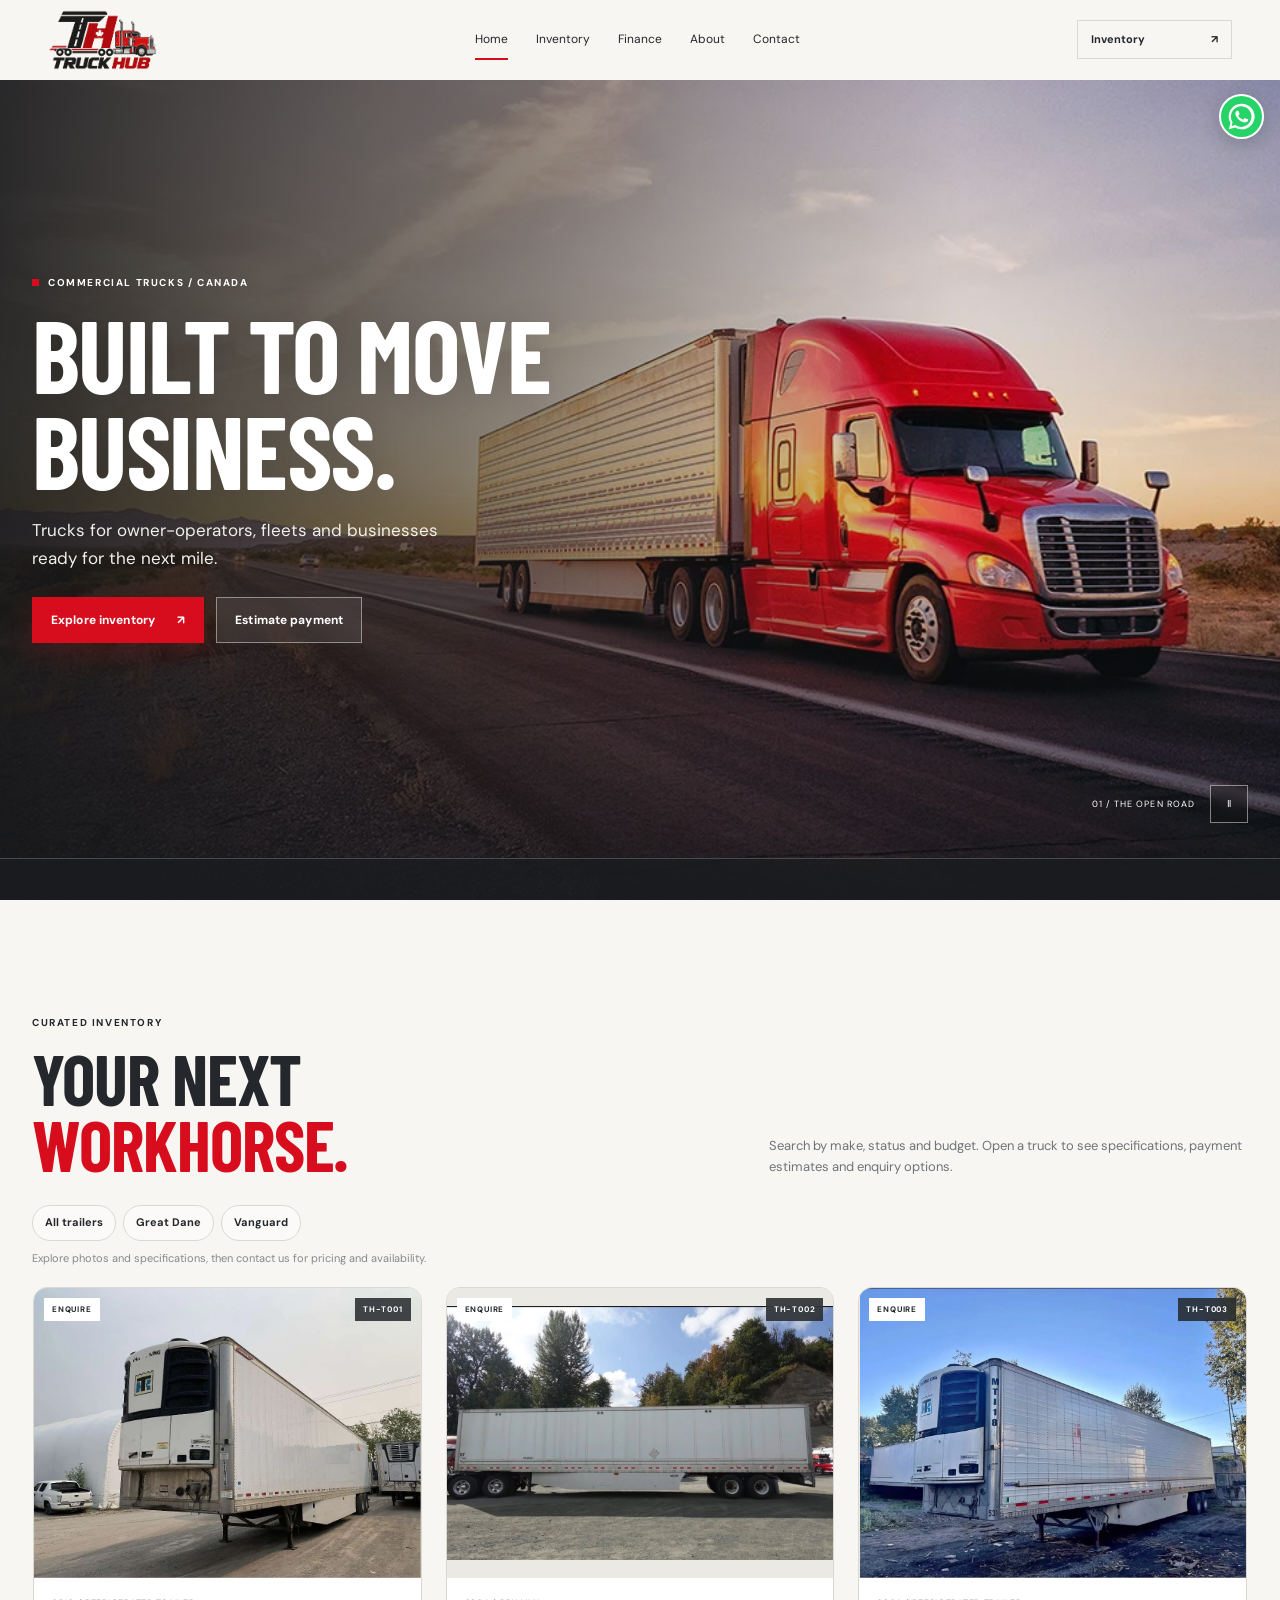
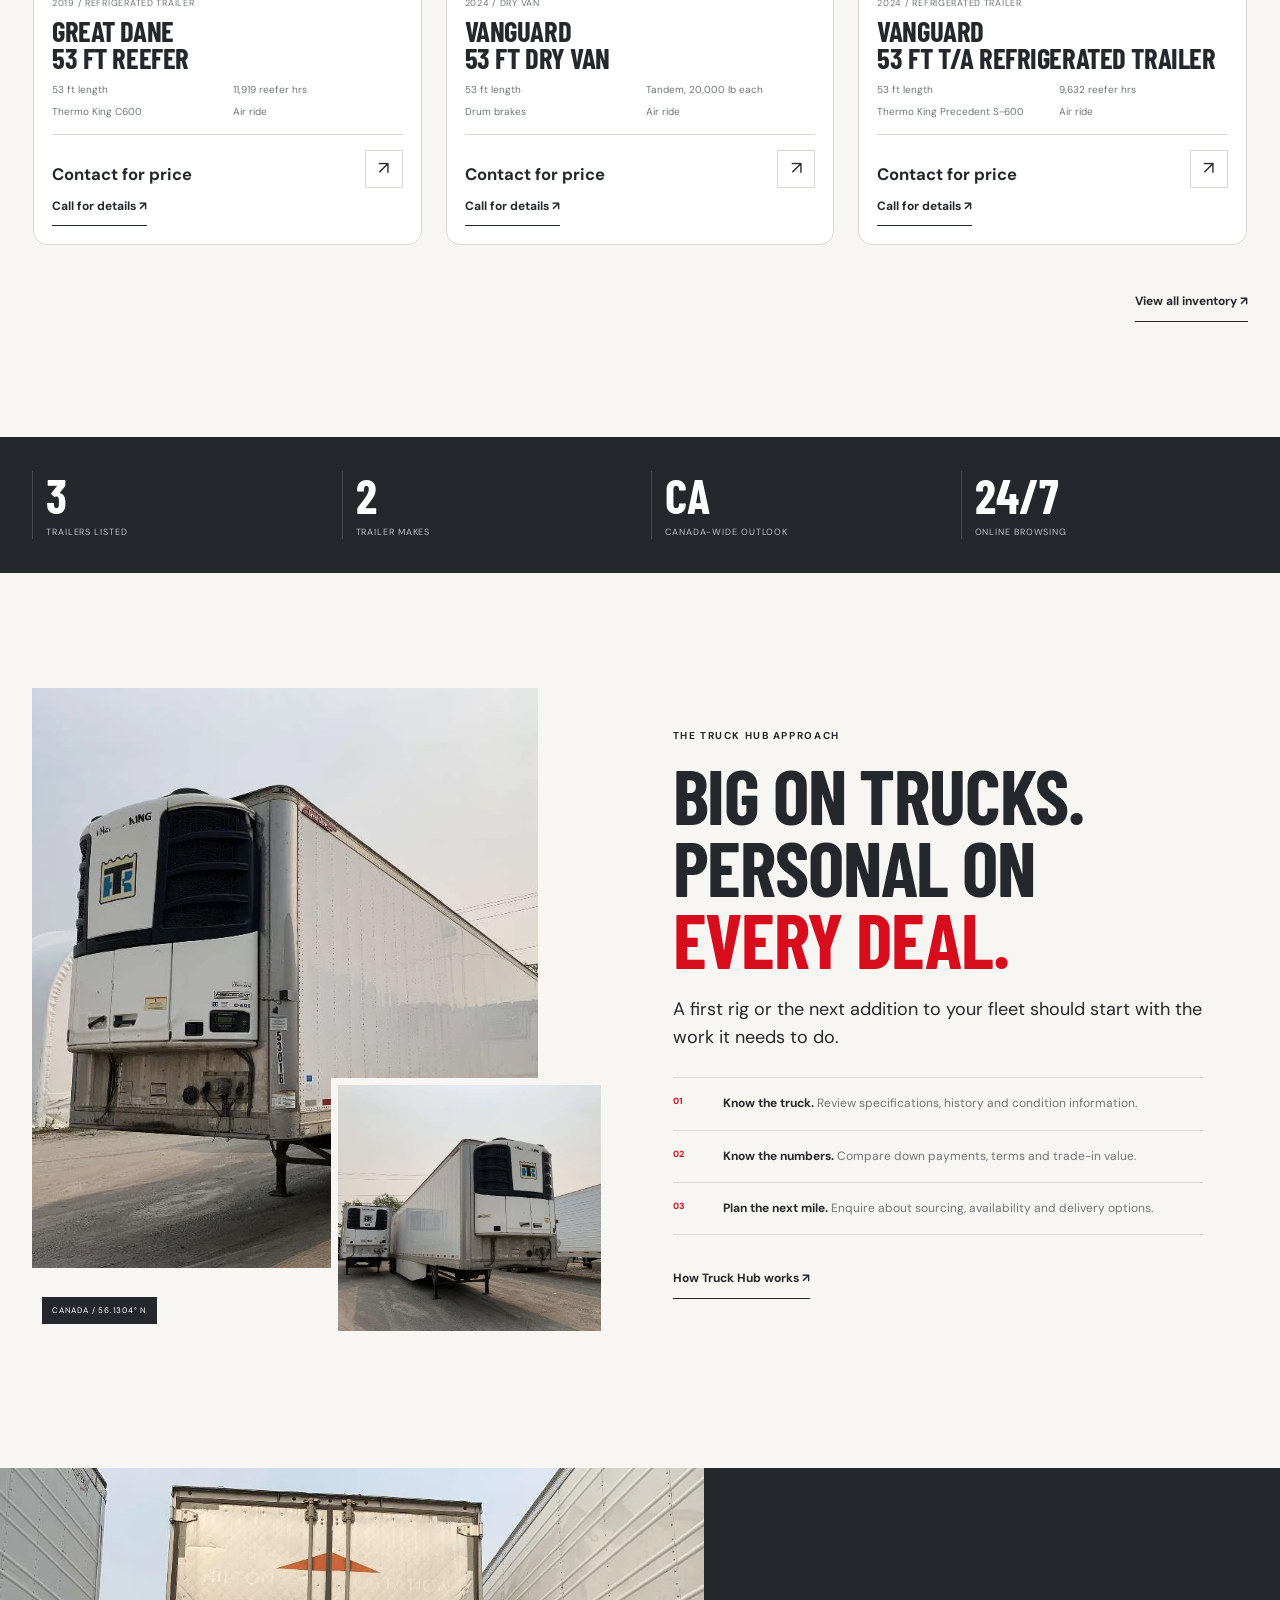
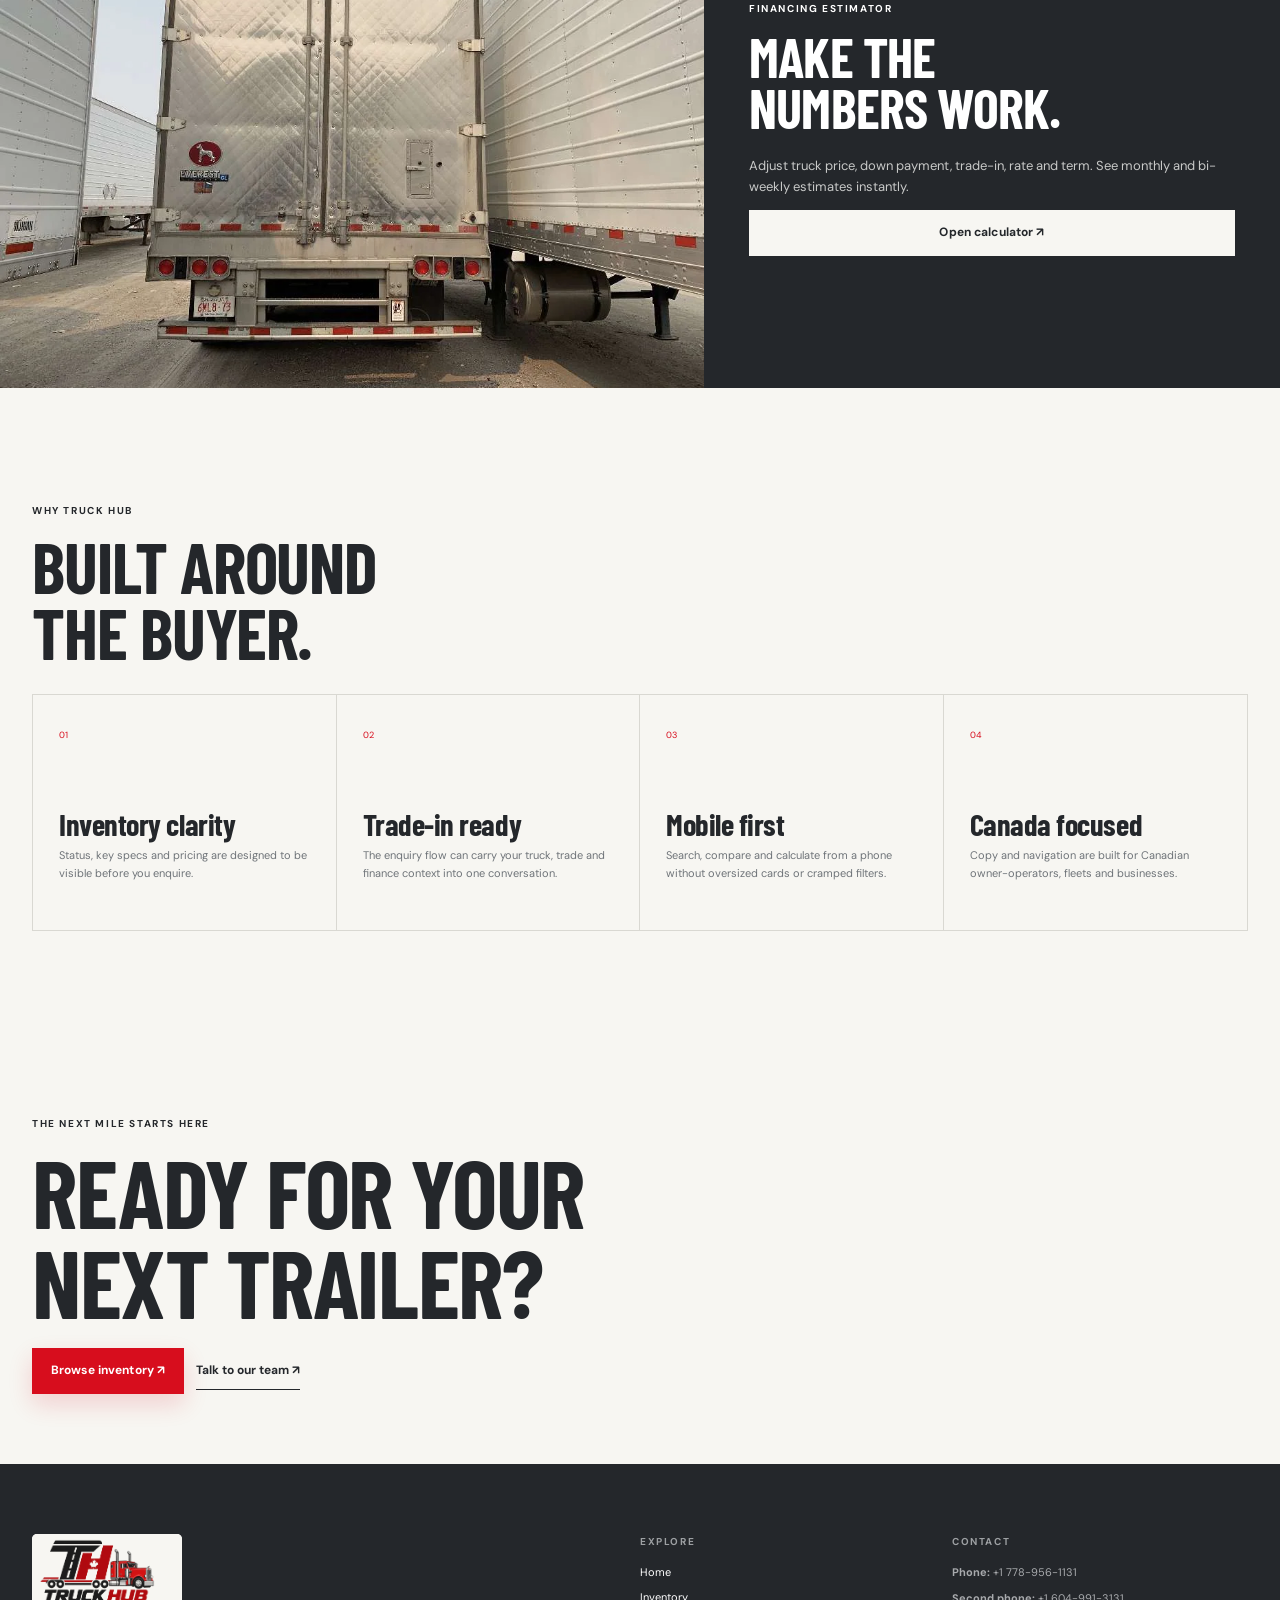
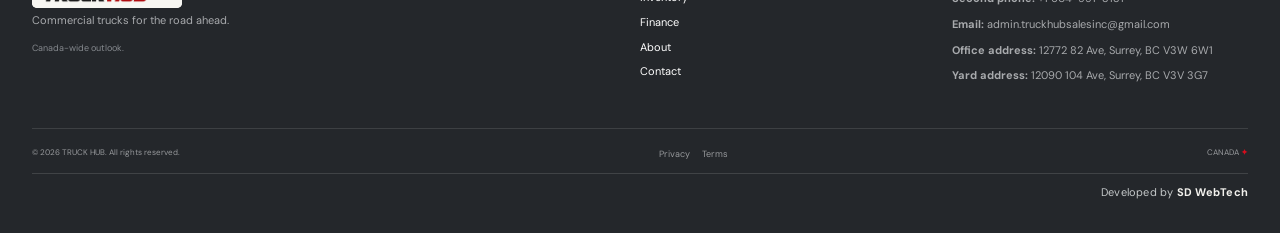
<file: index.html>
<!doctype html>
<html lang="en-CA">
<head>
  <meta charset="utf-8">
  <meta name="viewport" content="width=device-width,initial-scale=1,viewport-fit=cover">
  <meta name="theme-color" content="#f7f6f2">
  <title>Truck Hub Canada | Premium Commercial Trucks</title>
  <meta name="description" content="Browse commercial trucks, estimate financing and start a truck or trade-in enquiry with Truck Hub Canada.">
  <meta name="robots" content="index,follow,max-image-preview:large">
  <meta property="og:title" content="Truck Hub Canada | Premium Commercial Trucks">
  <meta property="og:description" content="Browse commercial trucks, estimate financing and start a truck or trade-in enquiry with Truck Hub Canada.">
  <meta property="og:type" content="website">
  <meta property="og:locale" content="en_CA">
  <meta property="og:site_name" content="Truck Hub">
  <meta property="og:image" content="assets/images/og-truck-hub.jpg">
  <meta name="twitter:card" content="summary_large_image">
  <link id="canonical-url" rel="canonical" href="">
  <link rel="icon" href="assets/images/favicon-truckhub.png" type="image/png">
  <link rel="manifest" href="manifest.webmanifest">
  <link rel="preconnect" href="https://fonts.googleapis.com">
  <link rel="preconnect" href="https://fonts.gstatic.com" crossorigin>
  <link rel="stylesheet" href="assets/css/style.css">
  <script src="assets/js/config.js" defer></script>
  <script src="assets/js/inventory-data.js" defer></script>
  <script src="assets/js/app.js" defer></script>
  <script type="application/ld+json">{"@context":"https://schema.org","@type":"AutoDealer","name":"Truck Hub","areaServed":{"@type":"Country","name":"Canada"},"description":"Commercial truck inventory, financing estimates and enquiries for Canadian owner-operators, fleets and businesses."}</script>
</head>
<body data-page="home">
<a class="skip" href="#main">Skip to content</a>
<header class="site-header" id="site-header">
  <a class="brand" href="index.html" aria-label="Truck Hub home">
    <img src="assets/images/logo-transparent.png" alt="Truck Hub" width="1100" height="608">
  </a>
  <nav class="desktop-nav" aria-label="Main navigation"><a href="index.html" aria-current="page">Home</a><a href="inventory.html">Inventory</a><a href="finance.html">Finance</a><a href="about.html">About</a><a href="contact.html">Contact</a></nav>
  <a class="header-cta" href="inventory.html"><span>Inventory</span><b>↗</b></a>
  <button class="menu-toggle" type="button" aria-label="Open menu" aria-controls="mobile-menu" aria-expanded="false"><span></span><span></span></button>
</header>
<dialog class="mobile-menu" id="mobile-menu" aria-label="Navigation menu">
  <div class="menu-top"><img src="assets/images/logo-transparent.png" alt="" width="1100" height="608"><button class="icon-button" data-close aria-label="Close menu">×</button></div>
  <span class="eyebrow">NAVIGATION / CANADA</span>
  <nav aria-label="Mobile navigation"><a href="index.html" aria-current="page">Home</a><a href="inventory.html">Inventory</a><a href="finance.html">Finance</a><a href="about.html">About</a><a href="contact.html">Contact</a></nav>
  <div class="menu-actions"><a class="button red" href="inventory.html">Browse trailers <span aria-hidden="true">↗</span></a></div>
  
</dialog>
<a class="home-whatsapp" href="https://wa.me/17789561131?text=Hello%20TruckHub%2C%20I%27m%20interested%20in%20your%20truck%20and%20trailer%20inventory.%20Could%20you%20please%20provide%20more%20information%3F" target="_blank" rel="noopener noreferrer" aria-label="Enquire with Truck Hub on WhatsApp" title="Chat with Truck Hub on WhatsApp"><svg aria-hidden="true" viewBox="0 0 32 32" xmlns="http://www.w3.org/2000/svg"><path fill="currentColor" d="M16 .8A15.1 15.1 0 0 0 3 23.6L.9 31l7.6-2a15.2 15.2 0 1 0 7.5-28.2Zm0 27.5c-2.4 0-4.8-.7-6.8-2l-.5-.3-4.5 1.2 1.2-4.4-.3-.5A12.2 12.2 0 1 1 16 28.3Zm6.7-9.1c-.4-.2-2.2-1.1-2.5-1.2-.3-.1-.6-.2-.8.2-.2.3-.9 1.2-1.1 1.4-.2.2-.4.3-.8.1a10 10 0 0 1-3-1.8 11.2 11.2 0 0 1-2.1-2.6c-.2-.4 0-.6.2-.8l.6-.7c.2-.2.3-.4.4-.7.1-.2 0-.5 0-.7l-1.1-2.6c-.3-.7-.6-.6-.8-.6h-.7c-.3 0-.7.1-1 .5-.3.4-1.3 1.3-1.3 3.1s1.3 3.5 1.5 3.7c.2.2 2.6 4 6.4 5.6.9.4 1.6.6 2.2.7.9.3 1.7.2 2.4.1.7-.1 2.2-.9 2.5-1.8.3-.9.3-1.7.2-1.8-.1-.2-.3-.3-.7-.5Z"/></svg></a>
<main id="main">
<section class="hero-video" aria-label="Truck Hub introduction">
  <div class="hero-media" aria-hidden="true">
    <video autoplay muted loop playsinline preload="metadata" poster="assets/images/hero.webp" data-hero-video>
      <source src="https://videos.pexels.com/video-files/17899033/17899033-hd_1920_1080_24fps.mp4" type="video/mp4">
      <source src="assets/video/hero-drive.mp4" type="video/mp4">
    </video>
    <div class="hero-wash"></div><div class="road-lines"><i></i><i></i><i></i></div>
  </div>
  <div class="hero-inner wrap">
    <div class="hero-copy reveal visible">
      <span class="eyebrow light"><i></i> COMMERCIAL TRUCKS / CANADA</span>
      <h1>BUILT TO MOVE<br><em>BUSINESS.</em></h1>
      <p>Trucks for owner-operators, fleets and businesses ready for the next mile.</p>
      <div class="actions"><a class="button red magnetic" href="inventory.html">Explore inventory <span>↗</span></a><a class="button glass" href="finance.html">Estimate payment</a></div>
    </div>
    <div class="hero-side"><span>01 / THE OPEN ROAD</span><button class="video-toggle" type="button" aria-label="Pause hero video" aria-pressed="false">Ⅱ</button></div>
  </div>
  <div class="hero-bottom"><div class="marquee"><div>TRUCK SALES <b>•</b> FINANCING <b>•</b> TRADE-IN SUPPORT <b>•</b> CANADA-WIDE <b>•</b> TRUCK SALES <b>•</b> FINANCING <b>•</b> TRADE-IN SUPPORT <b>•</b> CANADA-WIDE <b>•</b></div></div></div>
</section>

<section class="wrap section reveal" id="featured">
  <div class="section-head"><div><span class="eyebrow">CURATED INVENTORY</span><h2>YOUR NEXT<br><em>WORKHORSE.</em></h2></div><p>Search by make, status and budget. Open a truck to see specifications, payment estimates and enquiry options.</p></div>
  <div class="quick-chips" data-inventory-makes aria-label="Quick inventory filters"><a href="inventory.html">All trailers</a><a href="inventory.html?make=Great%20Dane">Great Dane</a></div>
  <p class="sample-note">Explore photos and specifications, then contact us for pricing and availability.</p>
  <div id="featured-trucks" class="truck-rail"></div>
  <div class="section-foot"><a class="text-link" href="inventory.html">View all inventory ↗</a></div>
</section>

<section class="signal-band">
  <div class="wrap signal-grid">
    <div><strong data-count="2" data-inventory-count>2</strong><span>trailers listed</span></div><div><strong data-count="2" data-make-count>2</strong><span>trailer makes</span></div><div><strong>CA</strong><span>Canada-wide outlook</span></div><div><strong>24/7</strong><span>online browsing</span></div>
  </div>
</section>

<section class="wrap split-story section reveal">
  <div class="media-stack"><figure class="media-main"><img src="assets/images/trailers/great-dane-2019/01.webp" alt="Great Dane refrigerated trailer" width="1280" height="960" loading="lazy"></figure><figure class="media-small"><img src="assets/images/trailers/great-dane-2019/02.webp" alt="Great Dane refrigerated trailer" width="1024" height="768" loading="lazy"></figure><span class="map-mark">CANADA / 56.1304° N</span></div>
  <div class="story-copy"><span class="eyebrow">THE TRUCK HUB APPROACH</span><h2>BIG ON TRUCKS.<br>PERSONAL ON<br><em>EVERY DEAL.</em></h2><p class="lead">A first rig or the next addition to your fleet should start with the work it needs to do.</p><div class="process-list"><div><b>01</b><span><strong>Know the truck.</strong> Review specifications, history and condition information.</span></div><div><b>02</b><span><strong>Know the numbers.</strong> Compare down payments, terms and trade-in value.</span></div><div><b>03</b><span><strong>Plan the next mile.</strong> Enquire about sourcing, availability and delivery options.</span></div></div><a class="text-link" href="about.html">How Truck Hub works ↗</a></div>
</section>

<section class="finance-banner reveal">
  <div class="finance-image"><img src="assets/images/trailers/great-dane-2019/03.webp" alt="Great Dane refrigerated trailer" width="1600" height="1091" loading="lazy"></div>
  <div class="finance-panel"><span class="eyebrow light">FINANCING ESTIMATOR</span><h2>MAKE THE<br>NUMBERS <em>WORK.</em></h2><p>Adjust truck price, down payment, trade-in, rate and term. See monthly and bi-weekly estimates instantly.</p><a class="button pearl" href="finance.html">Open calculator ↗</a></div>
</section>

<section class="wrap section reveal">
  <div class="section-head compact"><div><span class="eyebrow">WHY TRUCK HUB</span><h2>BUILT AROUND<br>THE BUYER.</h2></div></div>
  <div class="feature-grid"><article><span>01</span><h3>Inventory clarity</h3><p>Status, key specs and pricing are designed to be visible before you enquire.</p></article><article><span>02</span><h3>Trade-in ready</h3><p>The enquiry flow can carry your truck, trade and finance context into one conversation.</p></article><article><span>03</span><h3>Mobile first</h3><p>Search, compare and calculate from a phone without oversized cards or cramped filters.</p></article><article><span>04</span><h3>Canada focused</h3><p>Copy and navigation are built for Canadian owner-operators, fleets and businesses.</p></article></div>
</section>



<section class="wrap final-cta reveal"><span class="eyebrow">THE NEXT MILE STARTS HERE</span><h2>READY FOR YOUR<br>NEXT TRAILER?</h2><div class="actions"><a class="button red" href="inventory.html">Browse inventory ↗</a><a class="text-link" href="contact.html">Talk to our team ↗</a></div></section>
</main><footer class="site-footer">
  <div class="footer-grid wrap">
    <div class="footer-brand"><img src="assets/images/logo-transparent.png" alt="Truck Hub" width="1100" height="608"><p>Commercial trucks for the road ahead.</p><span>Canada-wide outlook.</span></div>
    <div><span class="eyebrow">EXPLORE</span><nav><a href="index.html" aria-current="page">Home</a><a href="inventory.html">Inventory</a><a href="finance.html">Finance</a><a href="about.html">About</a><a href="contact.html">Contact</a></nav></div>
    <div><span class="eyebrow">CONTACT</span><p class="contact-placeholder" data-contact-summary><span class="contact-summary-row"><strong>Phone: </strong><a href="tel:+17789561131">+1 778-956-1131</a></span><span class="contact-summary-row"><strong>Second phone: </strong><a href="tel:+16049913131">+1 604-991-3131</a></span><span class="contact-summary-row"><strong>Email: </strong><a href="mailto:admin.truckhubsalesinc@gmail.com">admin.truckhubsalesinc@gmail.com</a></span><span class="contact-summary-row"><strong>Office address: </strong>12772 82 Ave, Surrey, BC V3W 6W1</span><span class="contact-summary-row"><strong>Yard address: </strong>12090 104 Ave, Surrey, BC V3V 3G7</span></p><div class="social-row" data-socials></div></div>
  </div>
  <div class="footer-bottom wrap"><span>© 2026 TRUCK HUB. All rights reserved.</span><div><button data-legal="privacy">Privacy</button><button data-legal="terms">Terms</button></div><span>CANADA <b>✦</b></span></div>
  <div class="developer-credit wrap">Developed by <strong>SD WebTech</strong></div>
</footer>
<div class="mobile-dock" aria-label="Quick actions">
  <a href="contact.html" data-dock-enquire><span>✦</span> Enquire</a>
  <a href="finance.html"><span>$</span> Finance</a>
  <a href="inventory.html"><span>▦</span> Inventory</a>
</div>
<dialog class="legal-dialog" id="legal"><button class="icon-button legal-close" data-close aria-label="Close">×</button><div id="legal-content"></div></dialog>
</body></html>
</file>
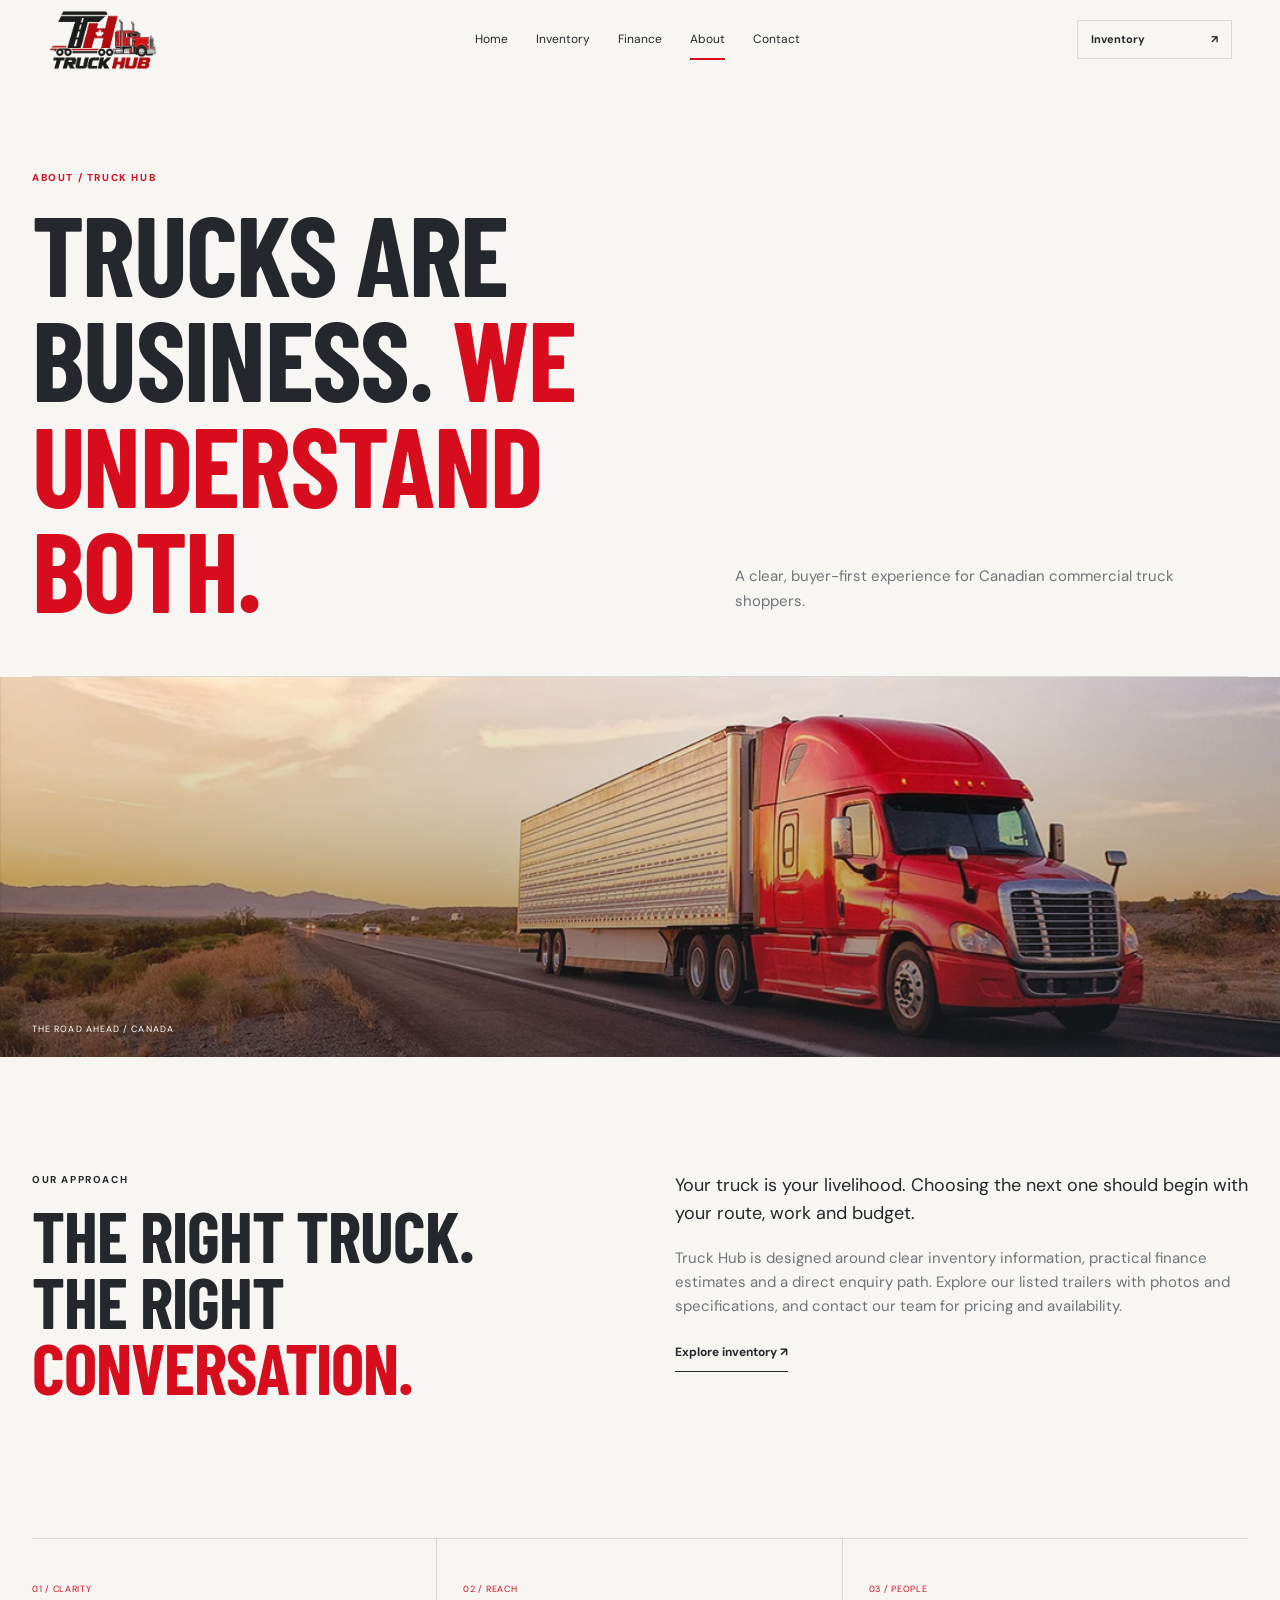
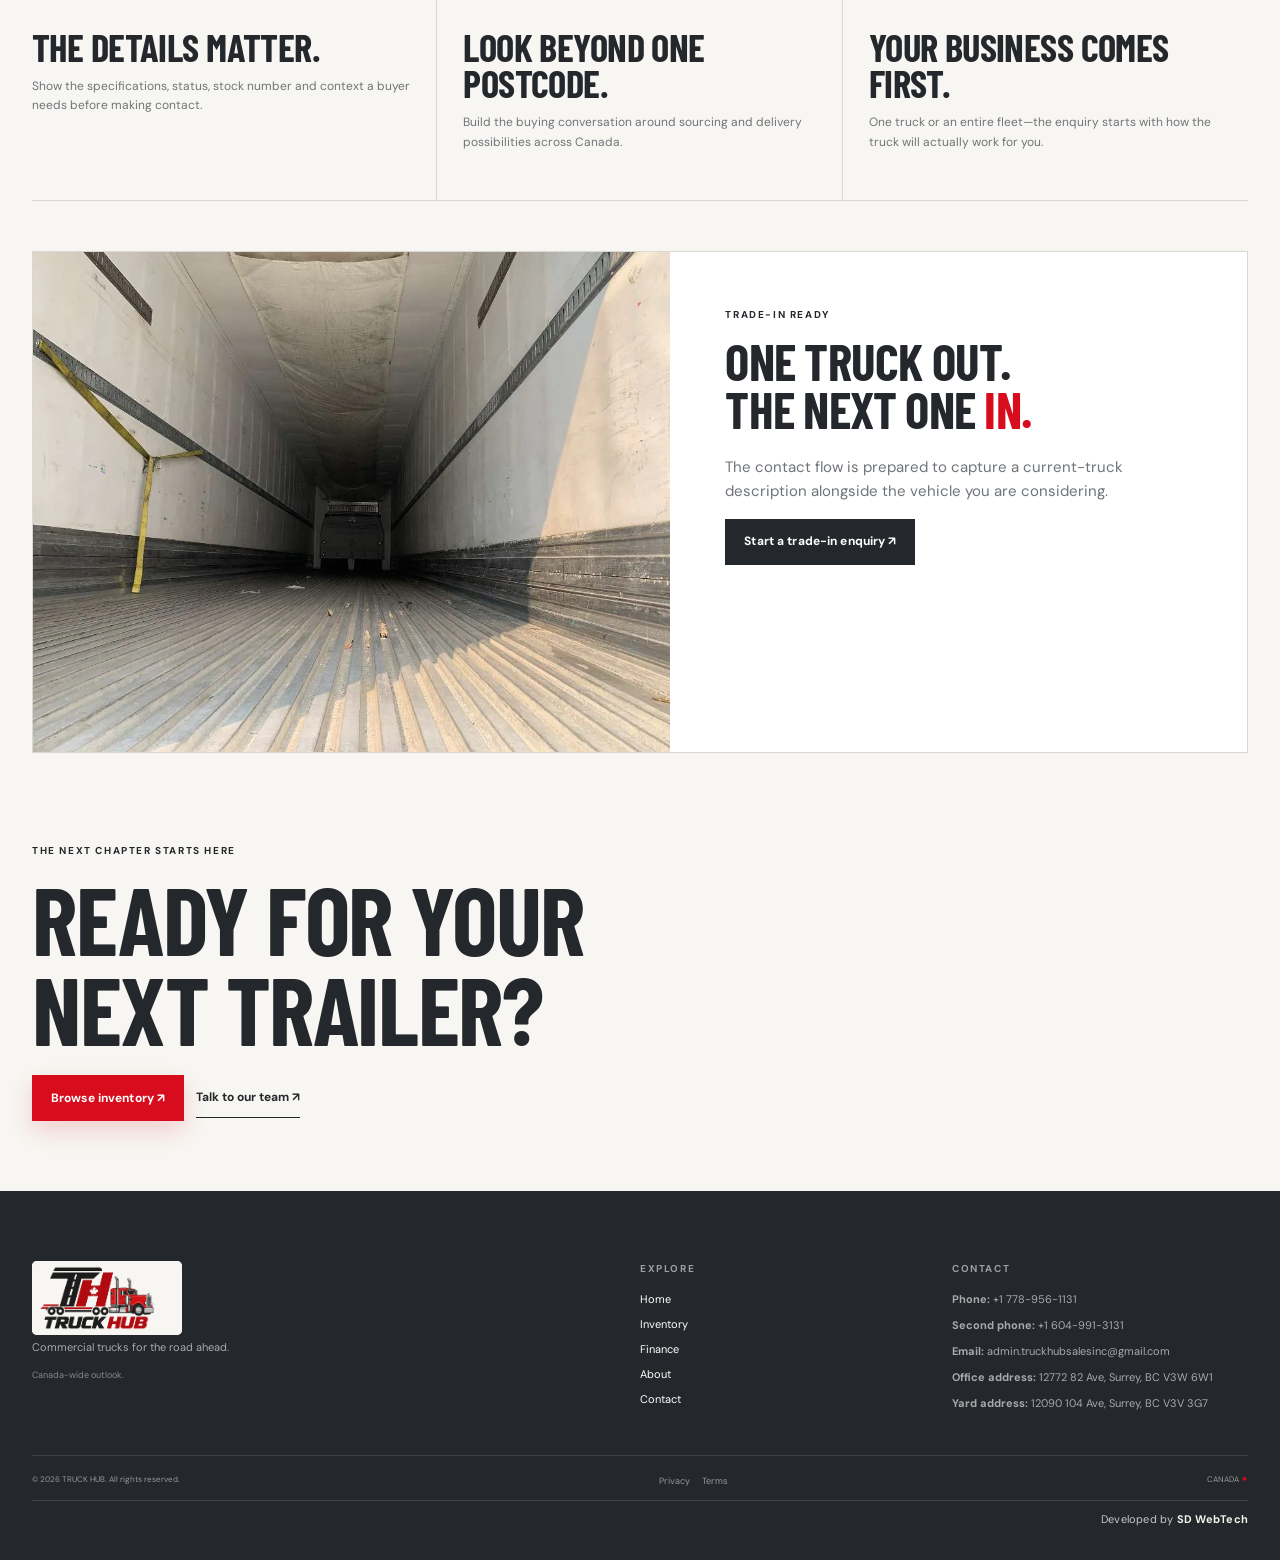
<file: about.html>
<!doctype html>
<html lang="en-CA">
<head>
  <meta charset="utf-8">
  <meta name="viewport" content="width=device-width,initial-scale=1,viewport-fit=cover">
  <meta name="theme-color" content="#f7f6f2">
  <title>About Truck Hub | Commercial Trucks Canada</title>
  <meta name="description" content="Learn about Truck Hub’s buyer-first approach to commercial truck inventory, financing estimates and enquiries across Canada.">
  <meta name="robots" content="index,follow,max-image-preview:large">
  <meta property="og:title" content="About Truck Hub | Commercial Trucks Canada">
  <meta property="og:description" content="Learn about Truck Hub’s buyer-first approach to commercial truck inventory, financing estimates and enquiries across Canada.">
  <meta property="og:type" content="website">
  <meta property="og:locale" content="en_CA">
  <meta property="og:site_name" content="Truck Hub">
  <meta property="og:image" content="assets/images/og-truck-hub.jpg">
  <meta name="twitter:card" content="summary_large_image">
  <link id="canonical-url" rel="canonical" href="">
  <link rel="icon" href="assets/images/favicon-truckhub.png" type="image/png">
  <link rel="manifest" href="manifest.webmanifest">
  <link rel="preconnect" href="https://fonts.googleapis.com">
  <link rel="preconnect" href="https://fonts.gstatic.com" crossorigin>
  <link rel="stylesheet" href="assets/css/style.css">
  <script src="assets/js/config.js" defer></script>
  <script src="assets/js/inventory-data.js" defer></script>
  <script src="assets/js/app.js" defer></script>
  <script type="application/ld+json">{"@context":"https://schema.org","@type":"AutoDealer","name":"Truck Hub","areaServed":{"@type":"Country","name":"Canada"},"description":"Commercial truck inventory, financing estimates and enquiries for Canadian owner-operators, fleets and businesses."}</script>
</head>
<body data-page="about">
<a class="skip" href="#main">Skip to content</a>
<header class="site-header" id="site-header">
  <a class="brand" href="index.html" aria-label="Truck Hub home">
    <img src="assets/images/logo-transparent.png" alt="Truck Hub" width="1100" height="608">
  </a>
  <nav class="desktop-nav" aria-label="Main navigation"><a href="index.html">Home</a><a href="inventory.html">Inventory</a><a href="finance.html">Finance</a><a href="about.html" aria-current="page">About</a><a href="contact.html">Contact</a></nav>
  <a class="header-cta" href="inventory.html"><span>Inventory</span><b>↗</b></a>
  <button class="menu-toggle" type="button" aria-label="Open menu" aria-controls="mobile-menu" aria-expanded="false"><span></span><span></span></button>
</header>
<dialog class="mobile-menu" id="mobile-menu" aria-label="Navigation menu">
  <div class="menu-top"><img src="assets/images/logo-transparent.png" alt="" width="1100" height="608"><button class="icon-button" data-close aria-label="Close menu">×</button></div>
  <span class="eyebrow">NAVIGATION / CANADA</span>
  <nav aria-label="Mobile navigation"><a href="index.html">Home</a><a href="inventory.html">Inventory</a><a href="finance.html">Finance</a><a href="about.html" aria-current="page">About</a><a href="contact.html">Contact</a></nav>
  <div class="menu-actions"><a class="button red" href="inventory.html">Browse trailers <span aria-hidden="true">↗</span></a></div>
  
</dialog>
<main id="main">
<section class="page-hero wrap"><span class="eyebrow">ABOUT / TRUCK HUB</span><div><h1>TRUCKS ARE<br>BUSINESS. <em>WE<br>UNDERSTAND BOTH.</em></h1><p>A clear, buyer-first experience for Canadian commercial truck shoppers.</p></div></section>
<section class="about-cinema"><div class="about-image"><img src="assets/images/hero.webp" alt="North American commercial truck on the highway" width="1088" height="612" loading="eager"></div><div class="about-overlay wrap"><span>THE ROAD AHEAD / CANADA</span></div></section>
<section class="wrap split-copy section reveal"><div><span class="eyebrow">OUR APPROACH</span><h2>THE RIGHT TRUCK.<br>THE RIGHT<br><em>CONVERSATION.</em></h2></div><div><p class="lead">Your truck is your livelihood. Choosing the next one should begin with your route, work and budget.</p><p>Truck Hub is designed around clear inventory information, practical finance estimates and a direct enquiry path. Explore our listed trailers with photos and specifications, and contact our team for pricing and availability.</p><a class="text-link" href="inventory.html">Explore inventory ↗</a></div></section>
<section class="wrap values-grid reveal"><article><span>01 / CLARITY</span><h3>THE DETAILS MATTER.</h3><p>Show the specifications, status, stock number and context a buyer needs before making contact.</p></article><article><span>02 / REACH</span><h3>LOOK BEYOND ONE POSTCODE.</h3><p>Build the buying conversation around sourcing and delivery possibilities across Canada.</p></article><article><span>03 / PEOPLE</span><h3>YOUR BUSINESS COMES FIRST.</h3><p>One truck or an entire fleet—the enquiry starts with how the truck will actually work for you.</p></article></section>
<section class="wrap tradein-panel reveal"><div class="tradein-image"><img src="assets/images/trailers/great-dane-2019/04.webp" alt="Great Dane refrigerated trailer" width="1600" height="1200" loading="lazy"></div><div><span class="eyebrow">TRADE-IN READY</span><h2>ONE TRUCK OUT.<br>THE NEXT ONE <em>IN.</em></h2><p>The contact flow is prepared to capture a current-truck description alongside the vehicle you are considering.</p><a class="button dark" href="contact.html?topic=trade-in">Start a trade-in enquiry ↗</a></div></section>
<section class="wrap final-cta reveal"><span class="eyebrow">THE NEXT CHAPTER STARTS HERE</span><h2>READY FOR YOUR<br>NEXT TRAILER?</h2><div class="actions"><a class="button red" href="inventory.html">Browse inventory ↗</a><a class="text-link" href="contact.html">Talk to our team ↗</a></div></section>
</main><footer class="site-footer">
  <div class="footer-grid wrap">
    <div class="footer-brand"><img src="assets/images/logo-transparent.png" alt="Truck Hub" width="1100" height="608"><p>Commercial trucks for the road ahead.</p><span>Canada-wide outlook.</span></div>
    <div><span class="eyebrow">EXPLORE</span><nav><a href="index.html">Home</a><a href="inventory.html">Inventory</a><a href="finance.html">Finance</a><a href="about.html" aria-current="page">About</a><a href="contact.html">Contact</a></nav></div>
    <div><span class="eyebrow">CONTACT</span><p class="contact-placeholder" data-contact-summary><span class="contact-summary-row"><strong>Phone: </strong><a href="tel:+17789561131">+1 778-956-1131</a></span><span class="contact-summary-row"><strong>Second phone: </strong><a href="tel:+16049913131">+1 604-991-3131</a></span><span class="contact-summary-row"><strong>Email: </strong><a href="mailto:admin.truckhubsalesinc@gmail.com">admin.truckhubsalesinc@gmail.com</a></span><span class="contact-summary-row"><strong>Office address: </strong>12772 82 Ave, Surrey, BC V3W 6W1</span><span class="contact-summary-row"><strong>Yard address: </strong>12090 104 Ave, Surrey, BC V3V 3G7</span></p><div class="social-row" data-socials></div></div>
  </div>
  <div class="footer-bottom wrap"><span>© 2026 TRUCK HUB. All rights reserved.</span><div><button data-legal="privacy">Privacy</button><button data-legal="terms">Terms</button></div><span>CANADA <b>✦</b></span></div>
  <div class="developer-credit wrap">Developed by <strong>SD WebTech</strong></div>
</footer>
<div class="mobile-dock" aria-label="Quick actions">
  <a href="contact.html" data-dock-enquire><span>✦</span> Enquire</a>
  <a href="finance.html"><span>$</span> Finance</a>
  <a href="inventory.html"><span>▦</span> Inventory</a>
</div>
<dialog class="legal-dialog" id="legal"><button class="icon-button legal-close" data-close aria-label="Close">×</button><div id="legal-content"></div></dialog>
</body></html>
</file>
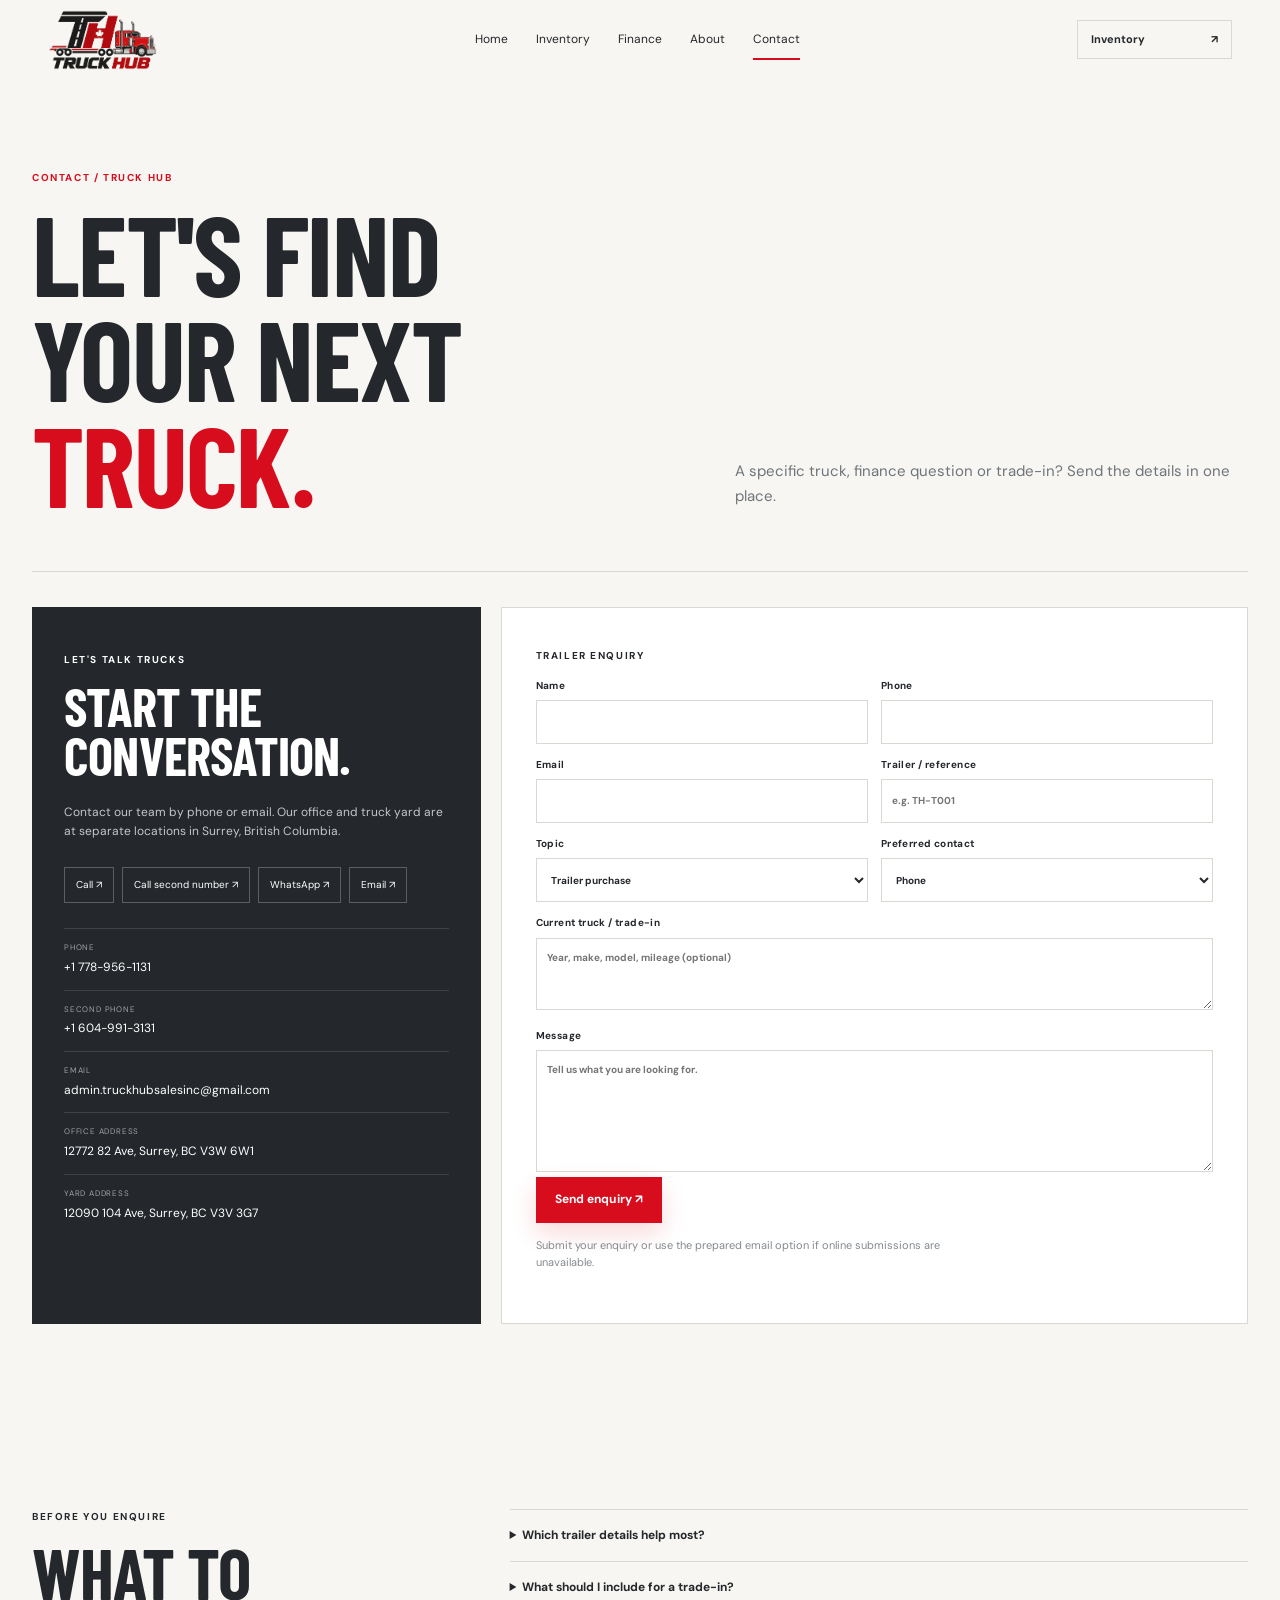
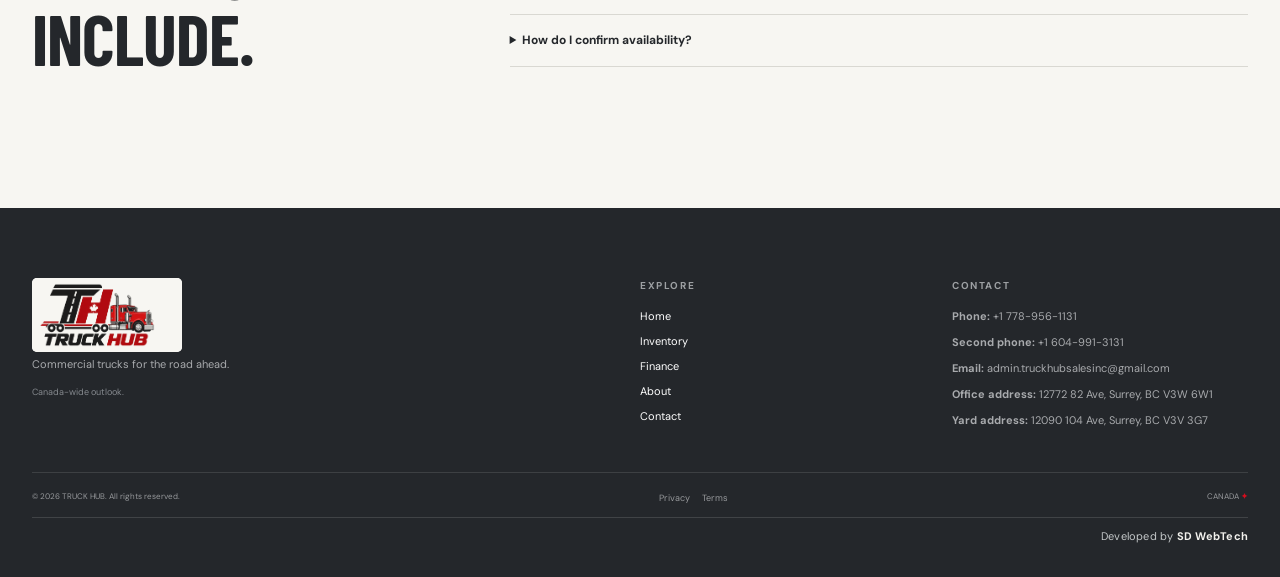
<file: contact.html>
<!doctype html>
<html lang="en-CA">
<head>
  <meta charset="utf-8">
  <meta name="viewport" content="width=device-width,initial-scale=1,viewport-fit=cover">
  <meta name="theme-color" content="#f7f6f2">
  <title>Contact Truck Hub | Truck Sales Enquiries Canada</title>
  <meta name="description" content="Contact Truck Hub about commercial truck inventory, financing questions and trade-in enquiries.">
  <meta name="robots" content="index,follow,max-image-preview:large">
  <meta property="og:title" content="Contact Truck Hub | Truck Sales Enquiries Canada">
  <meta property="og:description" content="Contact Truck Hub about commercial truck inventory, financing questions and trade-in enquiries.">
  <meta property="og:type" content="website">
  <meta property="og:locale" content="en_CA">
  <meta property="og:site_name" content="Truck Hub">
  <meta property="og:image" content="assets/images/og-truck-hub.jpg">
  <meta name="twitter:card" content="summary_large_image">
  <link id="canonical-url" rel="canonical" href="">
  <link rel="icon" href="assets/images/favicon-truckhub.png" type="image/png">
  <link rel="manifest" href="manifest.webmanifest">
  <link rel="preconnect" href="https://fonts.googleapis.com">
  <link rel="preconnect" href="https://fonts.gstatic.com" crossorigin>
  <link rel="stylesheet" href="assets/css/style.css">
  <script src="assets/js/config.js" defer></script>
  <script src="assets/js/inventory-data.js" defer></script>
  <script src="assets/js/app.js" defer></script>
  <script type="application/ld+json">{"@context":"https://schema.org","@type":"AutoDealer","name":"Truck Hub","areaServed":{"@type":"Country","name":"Canada"},"description":"Commercial truck inventory, financing estimates and enquiries for Canadian owner-operators, fleets and businesses."}</script>
</head>
<body data-page="contact">
<a class="skip" href="#main">Skip to content</a>
<header class="site-header" id="site-header">
  <a class="brand" href="index.html" aria-label="Truck Hub home">
    <img src="assets/images/logo-transparent.png" alt="Truck Hub" width="1100" height="608">
  </a>
  <nav class="desktop-nav" aria-label="Main navigation"><a href="index.html">Home</a><a href="inventory.html">Inventory</a><a href="finance.html">Finance</a><a href="about.html">About</a><a href="contact.html" aria-current="page">Contact</a></nav>
  <a class="header-cta" href="inventory.html"><span>Inventory</span><b>↗</b></a>
  <button class="menu-toggle" type="button" aria-label="Open menu" aria-controls="mobile-menu" aria-expanded="false"><span></span><span></span></button>
</header>
<dialog class="mobile-menu" id="mobile-menu" aria-label="Navigation menu">
  <div class="menu-top"><img src="assets/images/logo-transparent.png" alt="" width="1100" height="608"><button class="icon-button" data-close aria-label="Close menu">×</button></div>
  <span class="eyebrow">NAVIGATION / CANADA</span>
  <nav aria-label="Mobile navigation"><a href="index.html">Home</a><a href="inventory.html">Inventory</a><a href="finance.html">Finance</a><a href="about.html">About</a><a href="contact.html" aria-current="page">Contact</a></nav>
  <div class="menu-actions"><a class="button red" href="inventory.html">Browse trailers <span aria-hidden="true">↗</span></a></div>
  
</dialog>
<main id="main">
<section class="page-hero wrap"><span class="eyebrow">CONTACT / TRUCK HUB</span><div><h1>LET'S FIND<br>YOUR NEXT <em>TRUCK.</em></h1><p>A specific truck, finance question or trade-in? Send the details in one place.</p></div></section>
<section class="wrap contact-grid reveal"><aside class="contact-panel"><span class="eyebrow light">LET'S TALK TRUCKS</span><h2>START THE<br>CONVERSATION.</h2><p>Contact our team by phone or email. Our office and truck yard are at separate locations in Surrey, British Columbia.</p><div class="contact-actions" data-contact-actions></div><dl data-contact-details><div><dt>Phone</dt><dd><a href="tel:+17789561131">+1 778-956-1131</a></dd></div><div><dt>Second phone</dt><dd><a href="tel:+16049913131">+1 604-991-3131</a></dd></div><div><dt>Email</dt><dd><a href="mailto:admin.truckhubsalesinc@gmail.com">admin.truckhubsalesinc@gmail.com</a></dd></div><div><dt>Office address</dt><dd>12772 82 Ave, Surrey, BC V3W 6W1</dd></div><div><dt>Yard address</dt><dd>12090 104 Ave, Surrey, BC V3V 3G7</dd></div></dl></aside>
<form class="enquiry-form contact-form" name="truck-enquiry" method="POST" data-netlify="true" netlify-honeypot="bot-field" action="/"><input type="hidden" name="form-name" value="truck-enquiry"><p class="honeypot" aria-hidden="true"><label>Do not fill <input name="bot-field"></label></p><span class="eyebrow">TRAILER ENQUIRY</span><div class="form-grid"><label>Name<input required name="name" autocomplete="name" maxlength="100" minlength="2"></label><label>Phone<input required name="phone" autocomplete="tel" inputmode="tel" maxlength="25" pattern="[+0-9() .-]{7,25}" title="Enter a valid phone number"></label><label>Email<input name="email" type="email" autocomplete="email" maxlength="254"></label><label>Trailer / reference<input id="enquiry-truck" name="truck" maxlength="120" placeholder="e.g. TH-T001"></label><label>Topic<select name="topic" id="enquiry-topic"><option>Trailer purchase</option><option>Financing</option><option>Trade-in</option><option>General question</option></select></label><label>Preferred contact<select name="preferred-contact"><option>Phone</option><option>Email</option><option>WhatsApp</option></select></label><label class="full">Current truck / trade-in<textarea name="trade-in" maxlength="1000" rows="3" placeholder="Year, make, model, mileage (optional)"></textarea></label><label class="full">Message<textarea required name="message" maxlength="3000" rows="6" placeholder="Tell us what you are looking for."></textarea></label></div><button class="button red" type="submit">Send enquiry ↗</button><div class="form-result" aria-live="polite"></div><p class="form-note">Submit your enquiry or use the prepared email option if online submissions are unavailable.</p></form></section>
<section class="wrap contact-faq section reveal"><div><span class="eyebrow">BEFORE YOU ENQUIRE</span><h2>WHAT TO<br>INCLUDE.</h2></div><div class="faq-list"><details><summary>Which trailer details help most?</summary><p>Listing reference, preferred make/year, trailer type, length, reefer hours and budget.</p></details><details><summary>What should I include for a trade-in?</summary><p>Year, make, model, current mileage, major equipment, current condition and any available service/history information.</p></details><details><summary>How do I confirm availability?</summary><p>The inventory shows our listed trailers. Please contact our team to confirm current availability before visiting.</p></details></div></section>
</main><footer class="site-footer">
  <div class="footer-grid wrap">
    <div class="footer-brand"><img src="assets/images/logo-transparent.png" alt="Truck Hub" width="1100" height="608"><p>Commercial trucks for the road ahead.</p><span>Canada-wide outlook.</span></div>
    <div><span class="eyebrow">EXPLORE</span><nav><a href="index.html">Home</a><a href="inventory.html">Inventory</a><a href="finance.html">Finance</a><a href="about.html">About</a><a href="contact.html" aria-current="page">Contact</a></nav></div>
    <div><span class="eyebrow">CONTACT</span><p class="contact-placeholder" data-contact-summary><span class="contact-summary-row"><strong>Phone: </strong><a href="tel:+17789561131">+1 778-956-1131</a></span><span class="contact-summary-row"><strong>Second phone: </strong><a href="tel:+16049913131">+1 604-991-3131</a></span><span class="contact-summary-row"><strong>Email: </strong><a href="mailto:admin.truckhubsalesinc@gmail.com">admin.truckhubsalesinc@gmail.com</a></span><span class="contact-summary-row"><strong>Office address: </strong>12772 82 Ave, Surrey, BC V3W 6W1</span><span class="contact-summary-row"><strong>Yard address: </strong>12090 104 Ave, Surrey, BC V3V 3G7</span></p><div class="social-row" data-socials></div></div>
  </div>
  <div class="footer-bottom wrap"><span>© 2026 TRUCK HUB. All rights reserved.</span><div><button data-legal="privacy">Privacy</button><button data-legal="terms">Terms</button></div><span>CANADA <b>✦</b></span></div>
  <div class="developer-credit wrap">Developed by <strong>SD WebTech</strong></div>
</footer>
<div class="mobile-dock" aria-label="Quick actions">
  <a href="contact.html" data-dock-enquire><span>✦</span> Enquire</a>
  <a href="finance.html"><span>$</span> Finance</a>
  <a href="inventory.html"><span>▦</span> Inventory</a>
</div>
<dialog class="legal-dialog" id="legal"><button class="icon-button legal-close" data-close aria-label="Close">×</button><div id="legal-content"></div></dialog>
</body></html>
</file>
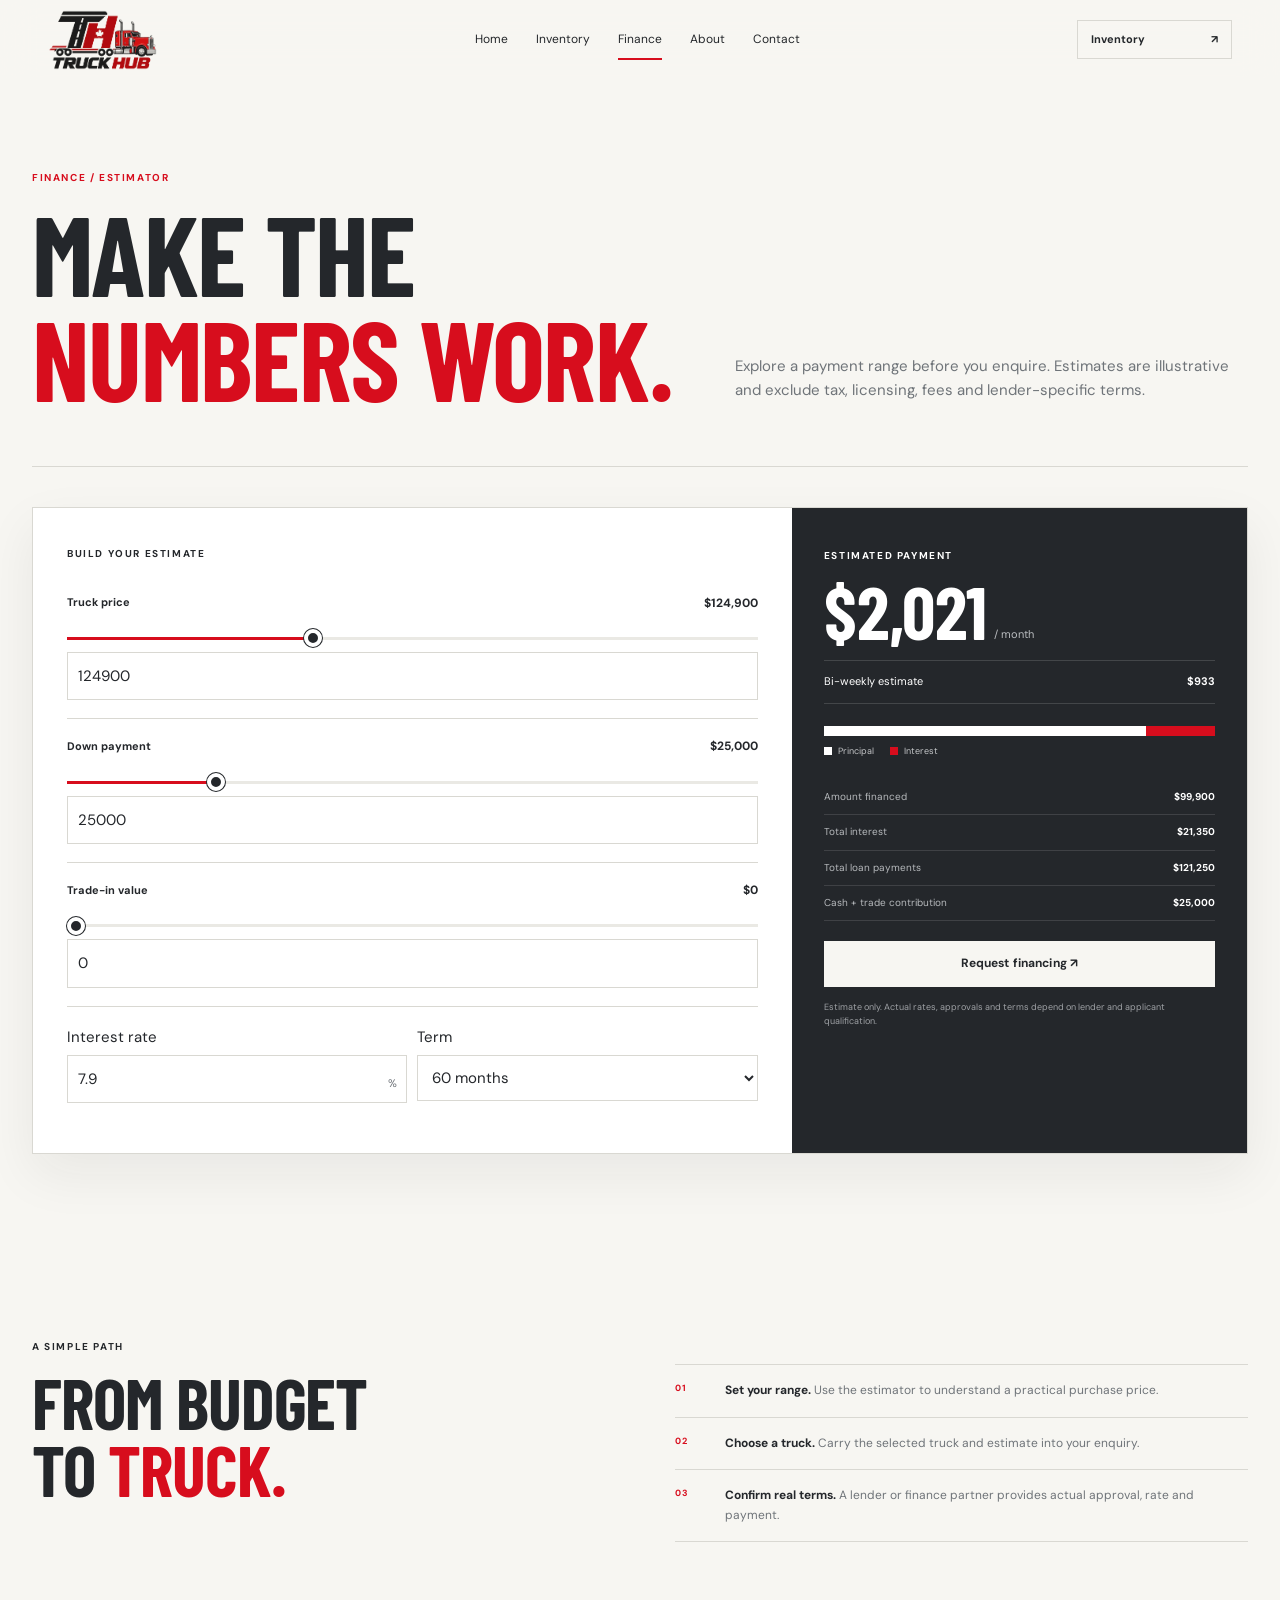
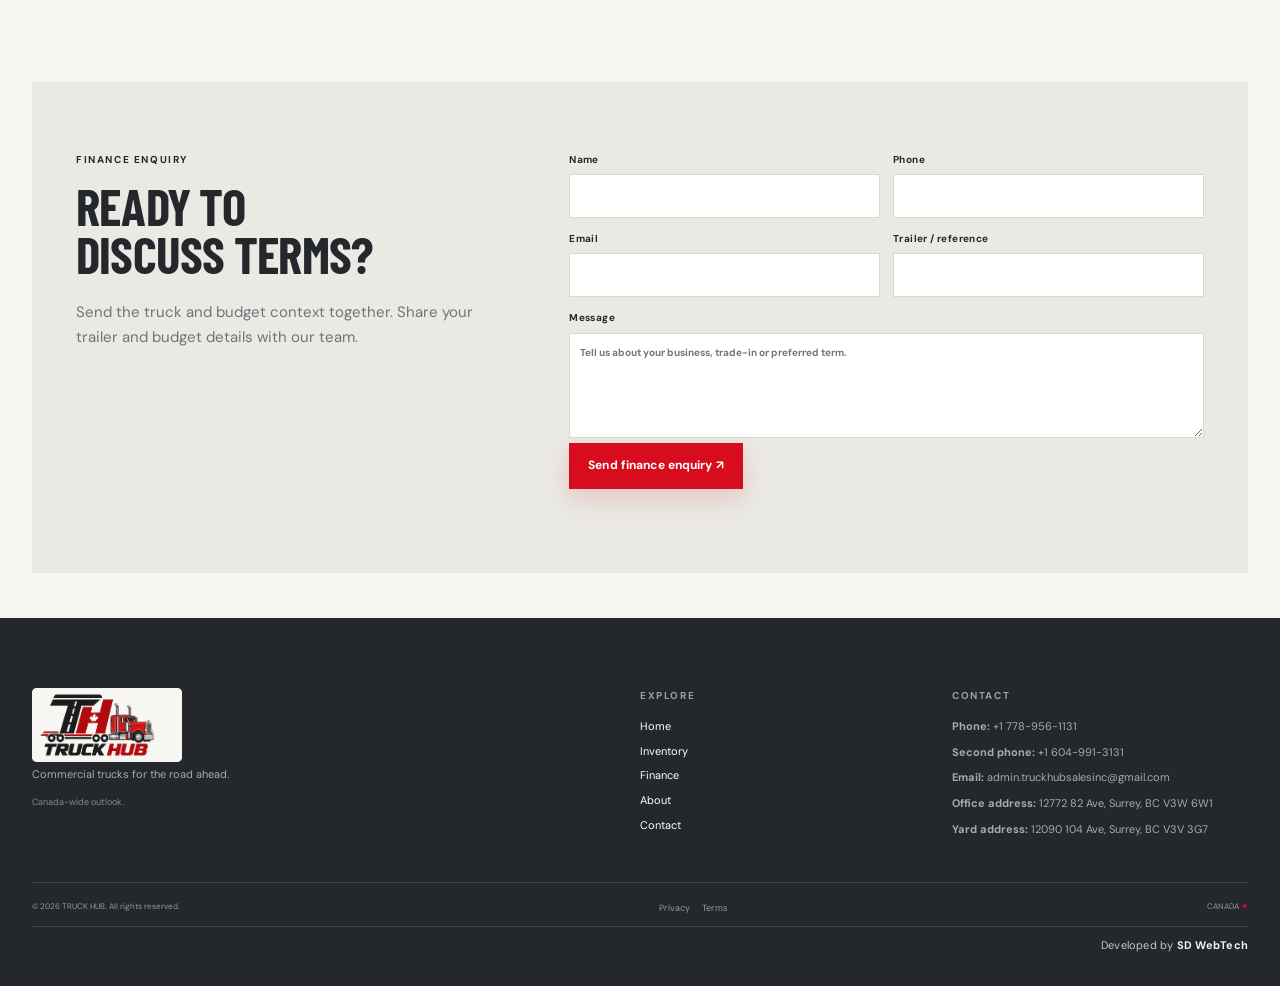
<file: finance.html>
<!doctype html>
<html lang="en-CA">
<head>
  <meta charset="utf-8">
  <meta name="viewport" content="width=device-width,initial-scale=1,viewport-fit=cover">
  <meta name="theme-color" content="#f7f6f2">
  <title>Commercial Truck Finance Calculator | Truck Hub Canada</title>
  <meta name="description" content="Estimate monthly and bi-weekly commercial truck payments using price, down payment, trade-in, rate and term.">
  <meta name="robots" content="index,follow,max-image-preview:large">
  <meta property="og:title" content="Commercial Truck Finance Calculator | Truck Hub Canada">
  <meta property="og:description" content="Estimate monthly and bi-weekly commercial truck payments using price, down payment, trade-in, rate and term.">
  <meta property="og:type" content="website">
  <meta property="og:locale" content="en_CA">
  <meta property="og:site_name" content="Truck Hub">
  <meta property="og:image" content="assets/images/og-truck-hub.jpg">
  <meta name="twitter:card" content="summary_large_image">
  <link id="canonical-url" rel="canonical" href="">
  <link rel="icon" href="assets/images/favicon-truckhub.png" type="image/png">
  <link rel="manifest" href="manifest.webmanifest">
  <link rel="preconnect" href="https://fonts.googleapis.com">
  <link rel="preconnect" href="https://fonts.gstatic.com" crossorigin>
  <link rel="stylesheet" href="assets/css/style.css">
  <script src="assets/js/config.js" defer></script>
  <script src="assets/js/inventory-data.js" defer></script>
  <script src="assets/js/app.js" defer></script>
  <script type="application/ld+json">{"@context":"https://schema.org","@type":"AutoDealer","name":"Truck Hub","areaServed":{"@type":"Country","name":"Canada"},"description":"Commercial truck inventory, financing estimates and enquiries for Canadian owner-operators, fleets and businesses."}</script>
</head>
<body data-page="finance">
<a class="skip" href="#main">Skip to content</a>
<header class="site-header" id="site-header">
  <a class="brand" href="index.html" aria-label="Truck Hub home">
    <img src="assets/images/logo-transparent.png" alt="Truck Hub" width="1100" height="608">
  </a>
  <nav class="desktop-nav" aria-label="Main navigation"><a href="index.html">Home</a><a href="inventory.html">Inventory</a><a href="finance.html" aria-current="page">Finance</a><a href="about.html">About</a><a href="contact.html">Contact</a></nav>
  <a class="header-cta" href="inventory.html"><span>Inventory</span><b>↗</b></a>
  <button class="menu-toggle" type="button" aria-label="Open menu" aria-controls="mobile-menu" aria-expanded="false"><span></span><span></span></button>
</header>
<dialog class="mobile-menu" id="mobile-menu" aria-label="Navigation menu">
  <div class="menu-top"><img src="assets/images/logo-transparent.png" alt="" width="1100" height="608"><button class="icon-button" data-close aria-label="Close menu">×</button></div>
  <span class="eyebrow">NAVIGATION / CANADA</span>
  <nav aria-label="Mobile navigation"><a href="index.html">Home</a><a href="inventory.html">Inventory</a><a href="finance.html" aria-current="page">Finance</a><a href="about.html">About</a><a href="contact.html">Contact</a></nav>
  <div class="menu-actions"><a class="button red" href="inventory.html">Browse trailers <span aria-hidden="true">↗</span></a></div>
  
</dialog>
<main id="main">
<section class="page-hero wrap"><span class="eyebrow">FINANCE / ESTIMATOR</span><div><h1>MAKE THE<br><em>NUMBERS WORK.</em></h1><p>Explore a payment range before you enquire. Estimates are illustrative and exclude tax, licensing, fees and lender-specific terms.</p></div></section>
<section class="wrap calculator-shell reveal">
  <form id="calculator" class="calculator-card" novalidate>
    <div class="calc-inputs"><span class="eyebrow">BUILD YOUR ESTIMATE</span><div class="calc-field"><div><label for="price">Truck price</label><output id="price-output">$124,900</output></div><input id="price" name="price" type="range" min="30000" max="300000" step="1000" value="124900"><input class="number-input" id="price-number" type="number" min="0" step="1000" value="124900"></div><div class="calc-field"><div><label for="down">Down payment</label><output id="down-output">$25,000</output></div><input id="down" name="down" type="range" min="0" max="120000" step="1000" value="25000"><input class="number-input" id="down-number" type="number" min="0" step="1000" value="25000"></div><div class="calc-field"><div><label for="trade">Trade-in value</label><output id="trade-output">$0</output></div><input id="trade" name="trade" type="range" min="0" max="120000" step="1000" value="0"><input class="number-input" id="trade-number" type="number" min="0" step="1000" value="0"></div><div class="two-col"><label>Interest rate <div class="field-suffix"><input id="rate" name="rate" type="number" min="0" max="30" step="0.1" value="7.9"><span>%</span></div></label><label>Term <select id="term" name="term"><option value="24">24 months</option><option value="36">36 months</option><option value="48">48 months</option><option value="60" selected>60 months</option><option value="72">72 months</option><option value="84">84 months</option></select></label></div><p id="calc-error" class="error" role="alert"></p></div>
    <div class="payment-panel"><span class="eyebrow light">ESTIMATED PAYMENT</span><div class="payment-number"><strong id="monthly">—</strong><span>/ month</span></div><div class="biweekly"><span>Bi-weekly estimate</span><strong id="biweekly">—</strong></div><div class="cost-chart" aria-label="Estimated principal and interest breakdown"><div class="cost-bar"><i id="principal-bar"></i><b id="interest-bar"></b></div><div class="legend"><span><i></i> Principal</span><span><b></b> Interest</span></div></div><dl><div><dt>Amount financed</dt><dd id="principal">—</dd></div><div><dt>Total interest</dt><dd id="interest">—</dd></div><div><dt>Total loan payments</dt><dd id="loan-total">—</dd></div><div><dt>Cash + trade contribution</dt><dd id="cash-total">—</dd></div></dl><a id="finance-enquire" class="button pearl full-button" href="contact.html">Request financing ↗</a><p>Estimate only. Actual rates, approvals and terms depend on lender and applicant qualification.</p></div>
  </form>
</section>
<section class="wrap section finance-steps reveal"><div><span class="eyebrow">A SIMPLE PATH</span><h2>FROM BUDGET<br>TO <em>TRUCK.</em></h2></div><div class="process-list"><div><b>01</b><span><strong>Set your range.</strong> Use the estimator to understand a practical purchase price.</span></div><div><b>02</b><span><strong>Choose a truck.</strong> Carry the selected truck and estimate into your enquiry.</span></div><div><b>03</b><span><strong>Confirm real terms.</strong> A lender or finance partner provides actual approval, rate and payment.</span></div></div></section>
<section id="prequalify" class="wrap enquiry-card reveal"><div><span class="eyebrow">FINANCE ENQUIRY</span><h2>READY TO<br>DISCUSS TERMS?</h2><p>Send the truck and budget context together. Share your trailer and budget details with our team.</p></div><form class="enquiry-form" name="finance-enquiry" method="POST" data-netlify="true" netlify-honeypot="bot-field" action="/"><input type="hidden" name="form-name" value="finance-enquiry"><p class="honeypot" aria-hidden="true"><label>Do not fill <input name="bot-field"></label></p><div class="form-grid"><label>Name<input required name="name" autocomplete="name" maxlength="100" minlength="2"></label><label>Phone<input required name="phone" autocomplete="tel" inputmode="tel" maxlength="25" pattern="[+0-9() .-]{7,25}" title="Enter a valid phone number"></label><label>Email<input name="email" type="email" autocomplete="email" maxlength="254"></label><label>Trailer / reference<input id="enquiry-truck" name="truck" maxlength="120"></label><label class="full">Message<textarea name="message" maxlength="3000" rows="5" placeholder="Tell us about your business, trade-in or preferred term."></textarea></label></div><button class="button red" type="submit">Send finance enquiry ↗</button><div class="form-result" aria-live="polite"></div></form></section>
</main><footer class="site-footer">
  <div class="footer-grid wrap">
    <div class="footer-brand"><img src="assets/images/logo-transparent.png" alt="Truck Hub" width="1100" height="608"><p>Commercial trucks for the road ahead.</p><span>Canada-wide outlook.</span></div>
    <div><span class="eyebrow">EXPLORE</span><nav><a href="index.html">Home</a><a href="inventory.html">Inventory</a><a href="finance.html" aria-current="page">Finance</a><a href="about.html">About</a><a href="contact.html">Contact</a></nav></div>
    <div><span class="eyebrow">CONTACT</span><p class="contact-placeholder" data-contact-summary><span class="contact-summary-row"><strong>Phone: </strong><a href="tel:+17789561131">+1 778-956-1131</a></span><span class="contact-summary-row"><strong>Second phone: </strong><a href="tel:+16049913131">+1 604-991-3131</a></span><span class="contact-summary-row"><strong>Email: </strong><a href="mailto:admin.truckhubsalesinc@gmail.com">admin.truckhubsalesinc@gmail.com</a></span><span class="contact-summary-row"><strong>Office address: </strong>12772 82 Ave, Surrey, BC V3W 6W1</span><span class="contact-summary-row"><strong>Yard address: </strong>12090 104 Ave, Surrey, BC V3V 3G7</span></p><div class="social-row" data-socials></div></div>
  </div>
  <div class="footer-bottom wrap"><span>© 2026 TRUCK HUB. All rights reserved.</span><div><button data-legal="privacy">Privacy</button><button data-legal="terms">Terms</button></div><span>CANADA <b>✦</b></span></div>
  <div class="developer-credit wrap">Developed by <strong>SD WebTech</strong></div>
</footer>
<div class="mobile-dock" aria-label="Quick actions">
  <a href="contact.html" data-dock-enquire><span>✦</span> Enquire</a>
  <a href="finance.html"><span>$</span> Finance</a>
  <a href="inventory.html"><span>▦</span> Inventory</a>
</div>
<dialog class="legal-dialog" id="legal"><button class="icon-button legal-close" data-close aria-label="Close">×</button><div id="legal-content"></div></dialog>
</body></html>
</file>
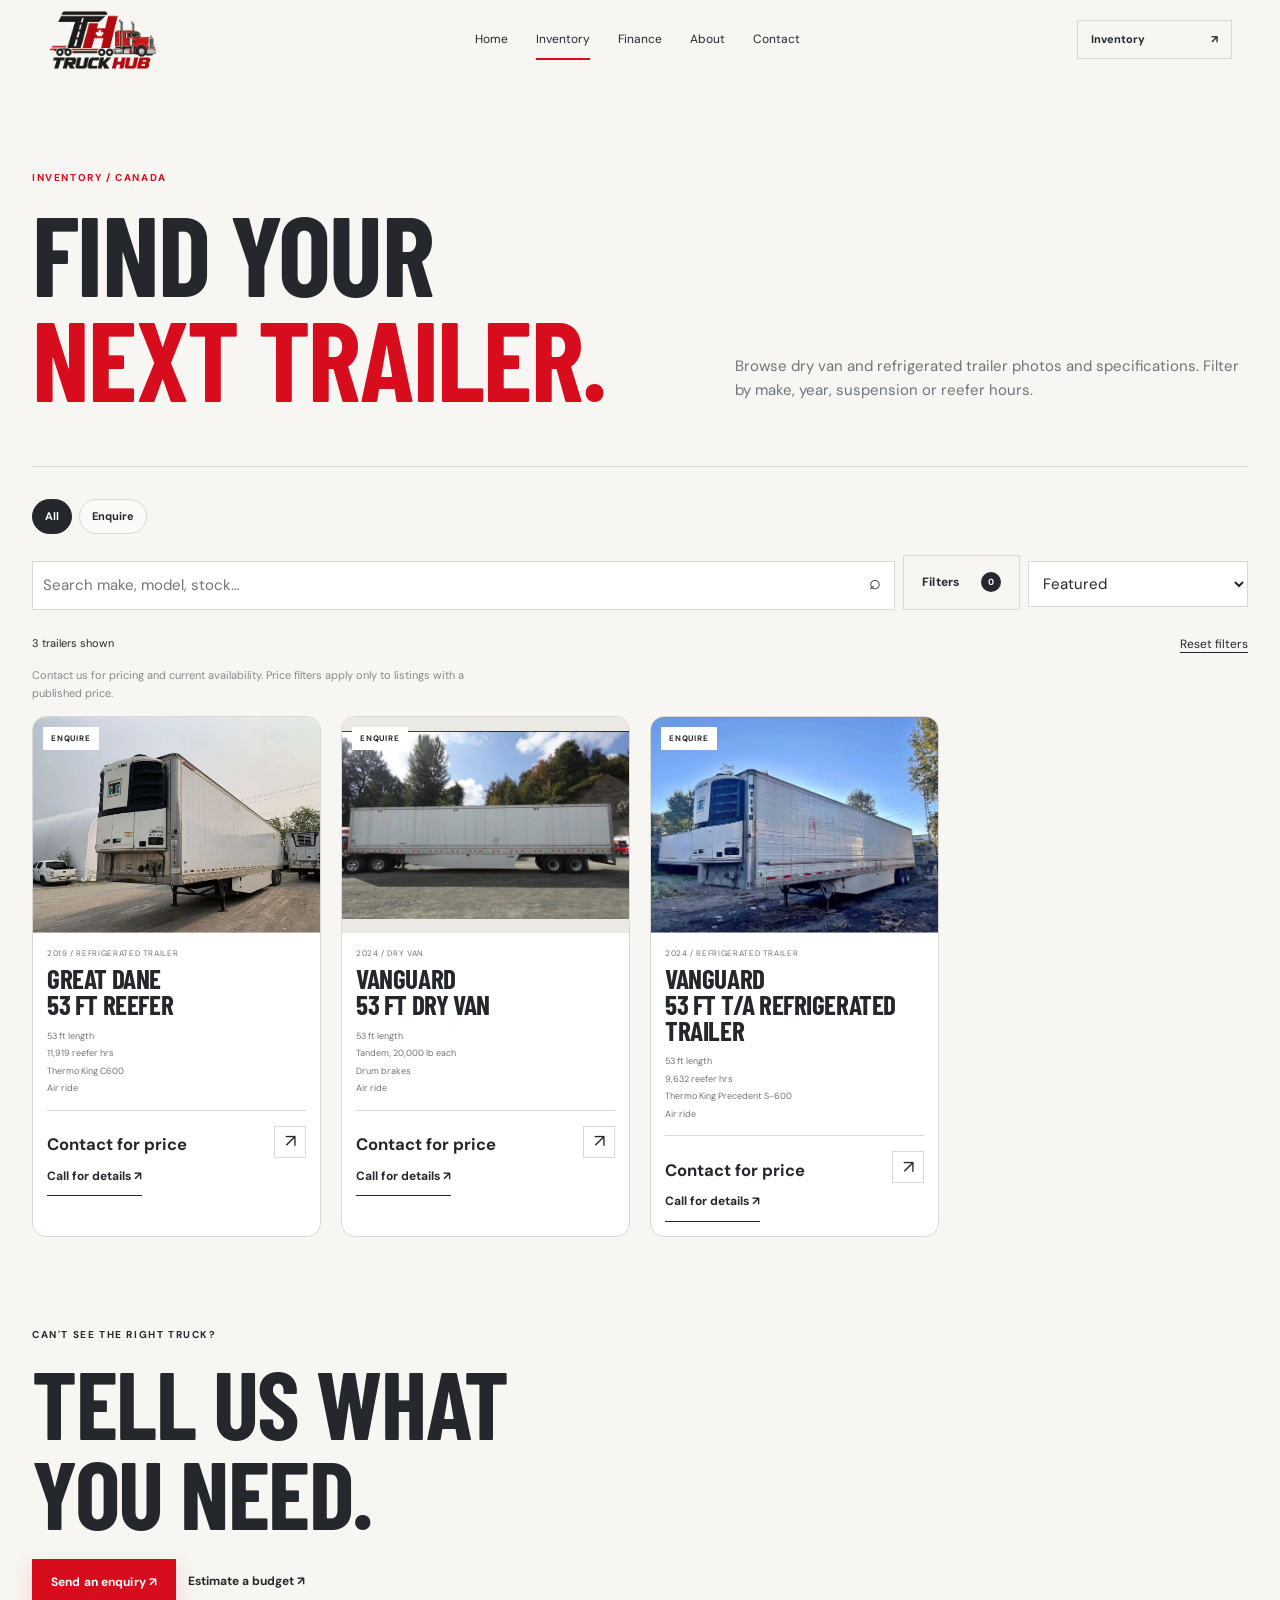
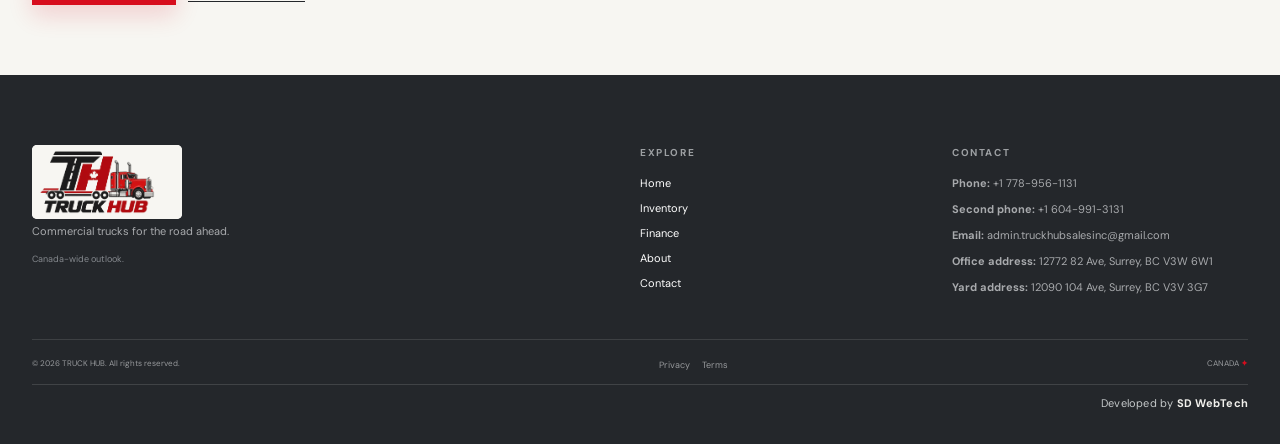
<file: inventory.html>
<!doctype html>
<html lang="en-CA">
<head>
  <meta charset="utf-8">
  <meta name="viewport" content="width=device-width,initial-scale=1,viewport-fit=cover">
  <meta name="theme-color" content="#f7f6f2">
  <title>Commercial Truck Inventory | Truck Hub Canada</title>
  <meta name="description" content="Browse dry van and refrigerated trailer inventory by make, year, price, reefer hours and suspension.">
  <meta name="robots" content="index,follow,max-image-preview:large">
  <meta property="og:title" content="Commercial Truck Inventory | Truck Hub Canada">
  <meta property="og:description" content="Browse dry van and refrigerated trailer inventory by make, year, price, reefer hours and suspension.">
  <meta property="og:type" content="website">
  <meta property="og:locale" content="en_CA">
  <meta property="og:site_name" content="Truck Hub">
  <meta property="og:image" content="assets/images/og-truck-hub.jpg">
  <meta name="twitter:card" content="summary_large_image">
  <link id="canonical-url" rel="canonical" href="">
  <link rel="icon" href="assets/images/favicon-truckhub.png" type="image/png">
  <link rel="manifest" href="manifest.webmanifest">
  <link rel="preconnect" href="https://fonts.googleapis.com">
  <link rel="preconnect" href="https://fonts.gstatic.com" crossorigin>
  <link rel="stylesheet" href="assets/css/style.css">
  <script src="assets/js/config.js" defer></script>
  <script src="assets/js/inventory-data.js" defer></script>
  <script src="assets/js/app.js" defer></script>
  <script type="application/ld+json">{"@context":"https://schema.org","@type":"AutoDealer","name":"Truck Hub","areaServed":{"@type":"Country","name":"Canada"},"description":"Commercial truck inventory, financing estimates and enquiries for Canadian owner-operators, fleets and businesses."}</script>
</head>
<body data-page="inventory">
<a class="skip" href="#main">Skip to content</a>
<header class="site-header" id="site-header">
  <a class="brand" href="index.html" aria-label="Truck Hub home">
    <img src="assets/images/logo-transparent.png" alt="Truck Hub" width="1100" height="608">
  </a>
  <nav class="desktop-nav" aria-label="Main navigation"><a href="index.html">Home</a><a href="inventory.html" aria-current="page">Inventory</a><a href="finance.html">Finance</a><a href="about.html">About</a><a href="contact.html">Contact</a></nav>
  <a class="header-cta" href="inventory.html"><span>Inventory</span><b>↗</b></a>
  <button class="menu-toggle" type="button" aria-label="Open menu" aria-controls="mobile-menu" aria-expanded="false"><span></span><span></span></button>
</header>
<dialog class="mobile-menu" id="mobile-menu" aria-label="Navigation menu">
  <div class="menu-top"><img src="assets/images/logo-transparent.png" alt="" width="1100" height="608"><button class="icon-button" data-close aria-label="Close menu">×</button></div>
  <span class="eyebrow">NAVIGATION / CANADA</span>
  <nav aria-label="Mobile navigation"><a href="index.html">Home</a><a href="inventory.html" aria-current="page">Inventory</a><a href="finance.html">Finance</a><a href="about.html">About</a><a href="contact.html">Contact</a></nav>
  <div class="menu-actions"><a class="button red" href="inventory.html">Browse trailers <span aria-hidden="true">↗</span></a></div>
  
</dialog>
<main id="main">
<section class="page-hero wrap"><span class="eyebrow">INVENTORY / CANADA</span><div><h1>FIND YOUR<br><em>NEXT TRAILER.</em></h1><p>Browse dry van and refrigerated trailer photos and specifications. Filter by make, year, suspension or reefer hours.</p></div></section>
<section class="wrap inventory-shell">
  <div class="quick-chips inventory-chips" id="status-chips"><button data-status="" class="active">All</button><button data-status="Enquire">Enquire</button></div>
  <div class="toolbar"><label class="search-field"><span class="sr-only">Search trailers</span><input id="search" type="search" placeholder="Search make, model, stock…"><span>⌕</span></label><button class="button outline filter-button" id="open-filter">Filters <b id="filter-count">0</b></button><label class="sort-field"><span class="sr-only">Sort inventory</span><select id="sort"><option value="featured">Featured</option><option value="newest">Newest</option><option value="price-low">Price: low to high</option><option value="price-high">Price: high to low</option><option value="hours">Lowest reefer hours</option></select></label></div>
  <div class="results-row"><span id="result-count" aria-live="polite"></span><button id="clear-filters" class="plain">Reset filters</button></div>
  <p class="sample-note">Contact us for pricing and current availability. Price filters apply only to listings with a published price.</p>
  <div id="inventory-grid" class="inventory-grid"></div><div id="empty" class="empty-state" hidden><span>0</span><h2>No trailers match.</h2><p>Try a different make, status or budget.</p></div>
</section>
<dialog class="filter-sheet" id="filters" aria-label="Inventory filters"><div class="sheet-handle"></div><button class="icon-button" data-close aria-label="Close filters">×</button><span class="eyebrow">REFINE YOUR SEARCH</span><h2>FIND THE FIT.</h2><div class="form-grid"><label>Make<select id="filter-make"><option value="">All</option><option>Great Dane</option></select></label><label>Trailer type<select id="filter-type"><option value="">All</option></select></label><label>Year<select id="filter-year"><option value="">All</option><option>2019</option></select></label><label>Suspension<select id="filter-suspension"><option value="">All</option></select></label><label>Maximum price<input id="filter-price" type="number" min="0" step="1000" placeholder="Any price"></label><label>Maximum reefer hours<input id="filter-reeferHours" type="number" min="0" step="1" placeholder="Any hours"></label></div><button class="button red full-button" id="apply-filters">Show trailers ↗</button></dialog>
<section class="wrap final-cta reveal"><span class="eyebrow">CAN'T SEE THE RIGHT TRUCK?</span><h2>TELL US WHAT<br>YOU NEED.</h2><div class="actions"><a class="button red" href="contact.html">Send an enquiry ↗</a><a class="text-link" href="finance.html">Estimate a budget ↗</a></div></section>
</main><footer class="site-footer">
  <div class="footer-grid wrap">
    <div class="footer-brand"><img src="assets/images/logo-transparent.png" alt="Truck Hub" width="1100" height="608"><p>Commercial trucks for the road ahead.</p><span>Canada-wide outlook.</span></div>
    <div><span class="eyebrow">EXPLORE</span><nav><a href="index.html">Home</a><a href="inventory.html" aria-current="page">Inventory</a><a href="finance.html">Finance</a><a href="about.html">About</a><a href="contact.html">Contact</a></nav></div>
    <div><span class="eyebrow">CONTACT</span><p class="contact-placeholder" data-contact-summary><span class="contact-summary-row"><strong>Phone: </strong><a href="tel:+17789561131">+1 778-956-1131</a></span><span class="contact-summary-row"><strong>Second phone: </strong><a href="tel:+16049913131">+1 604-991-3131</a></span><span class="contact-summary-row"><strong>Email: </strong><a href="mailto:admin.truckhubsalesinc@gmail.com">admin.truckhubsalesinc@gmail.com</a></span><span class="contact-summary-row"><strong>Office address: </strong>12772 82 Ave, Surrey, BC V3W 6W1</span><span class="contact-summary-row"><strong>Yard address: </strong>12090 104 Ave, Surrey, BC V3V 3G7</span></p><div class="social-row" data-socials></div></div>
  </div>
  <div class="footer-bottom wrap"><span>© 2026 TRUCK HUB. All rights reserved.</span><div><button data-legal="privacy">Privacy</button><button data-legal="terms">Terms</button></div><span>CANADA <b>✦</b></span></div>
  <div class="developer-credit wrap">Developed by <strong>SD WebTech</strong></div>
</footer>
<div class="mobile-dock" aria-label="Quick actions">
  <a href="contact.html" data-dock-enquire><span>✦</span> Enquire</a>
  <a href="finance.html"><span>$</span> Finance</a>
  <a href="inventory.html"><span>▦</span> Inventory</a>
</div>
<dialog class="legal-dialog" id="legal"><button class="icon-button legal-close" data-close aria-label="Close">×</button><div id="legal-content"></div></dialog>
</body></html>
</file>
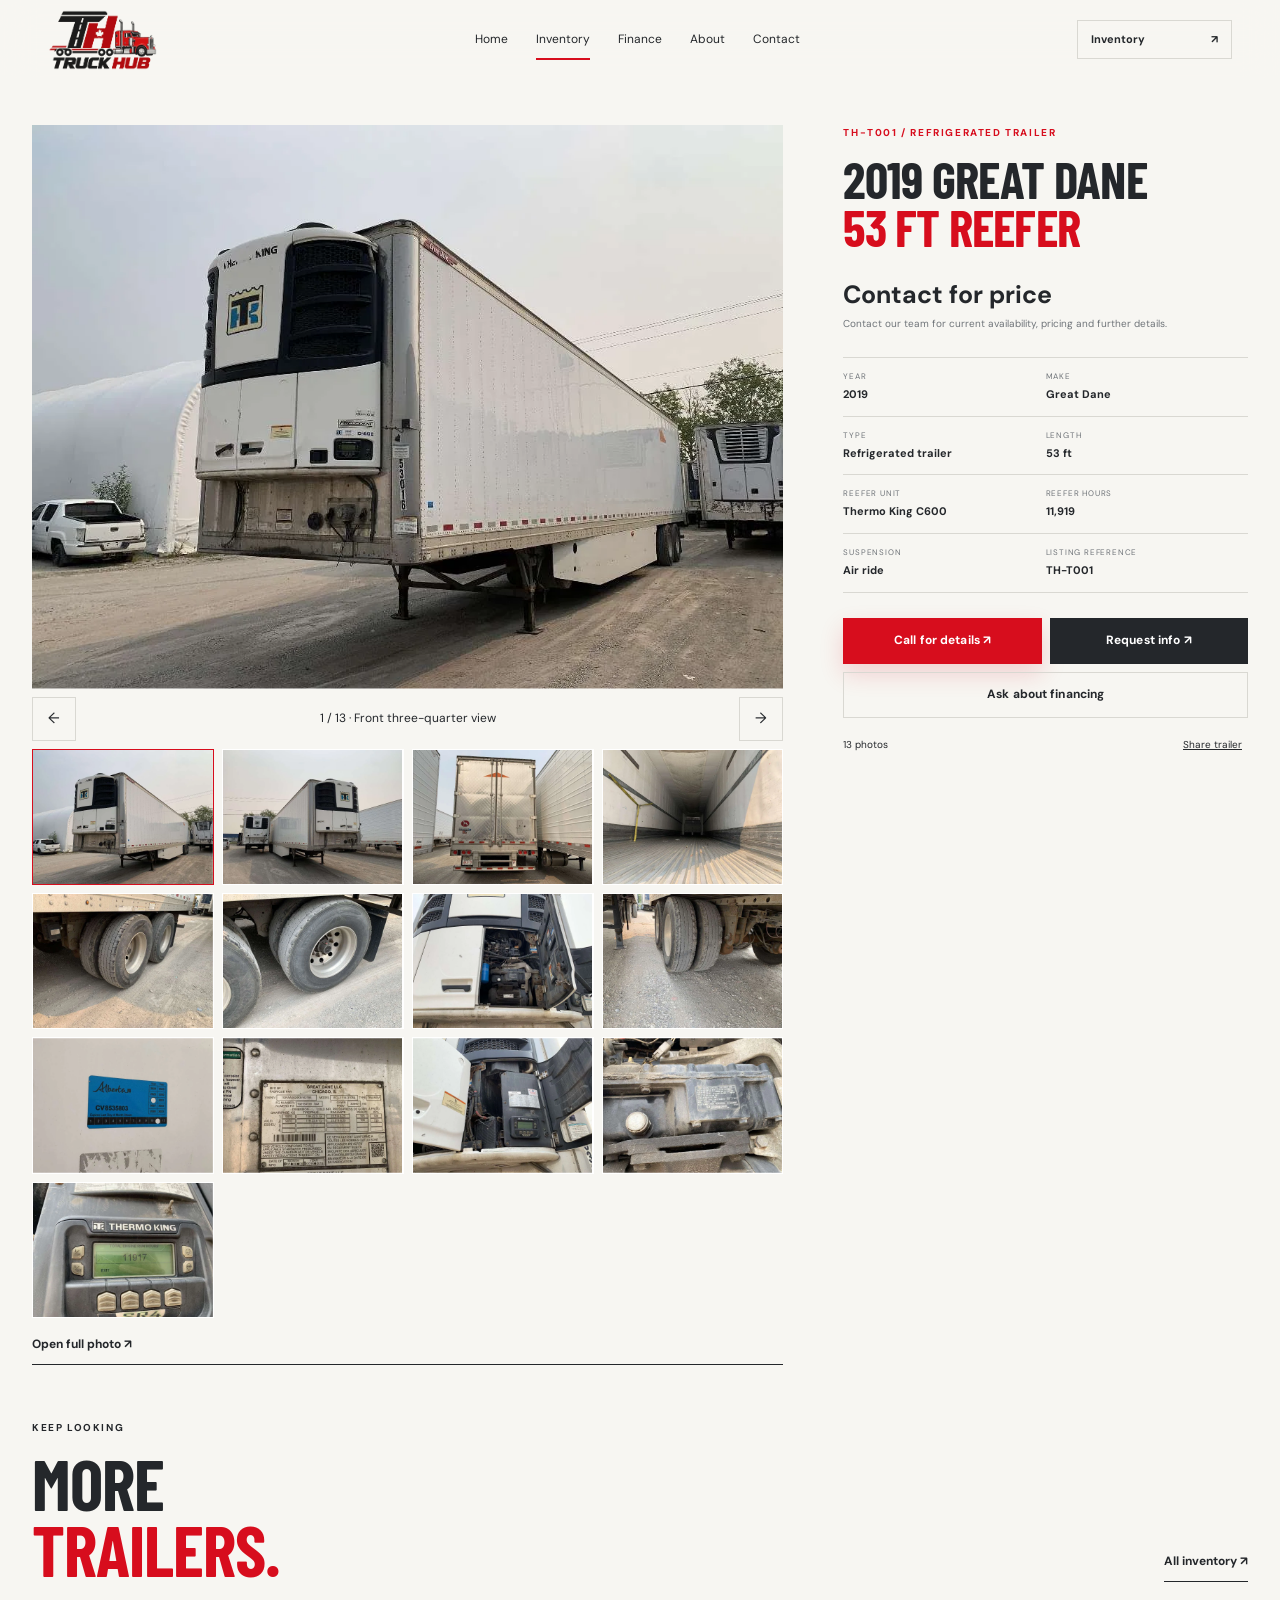
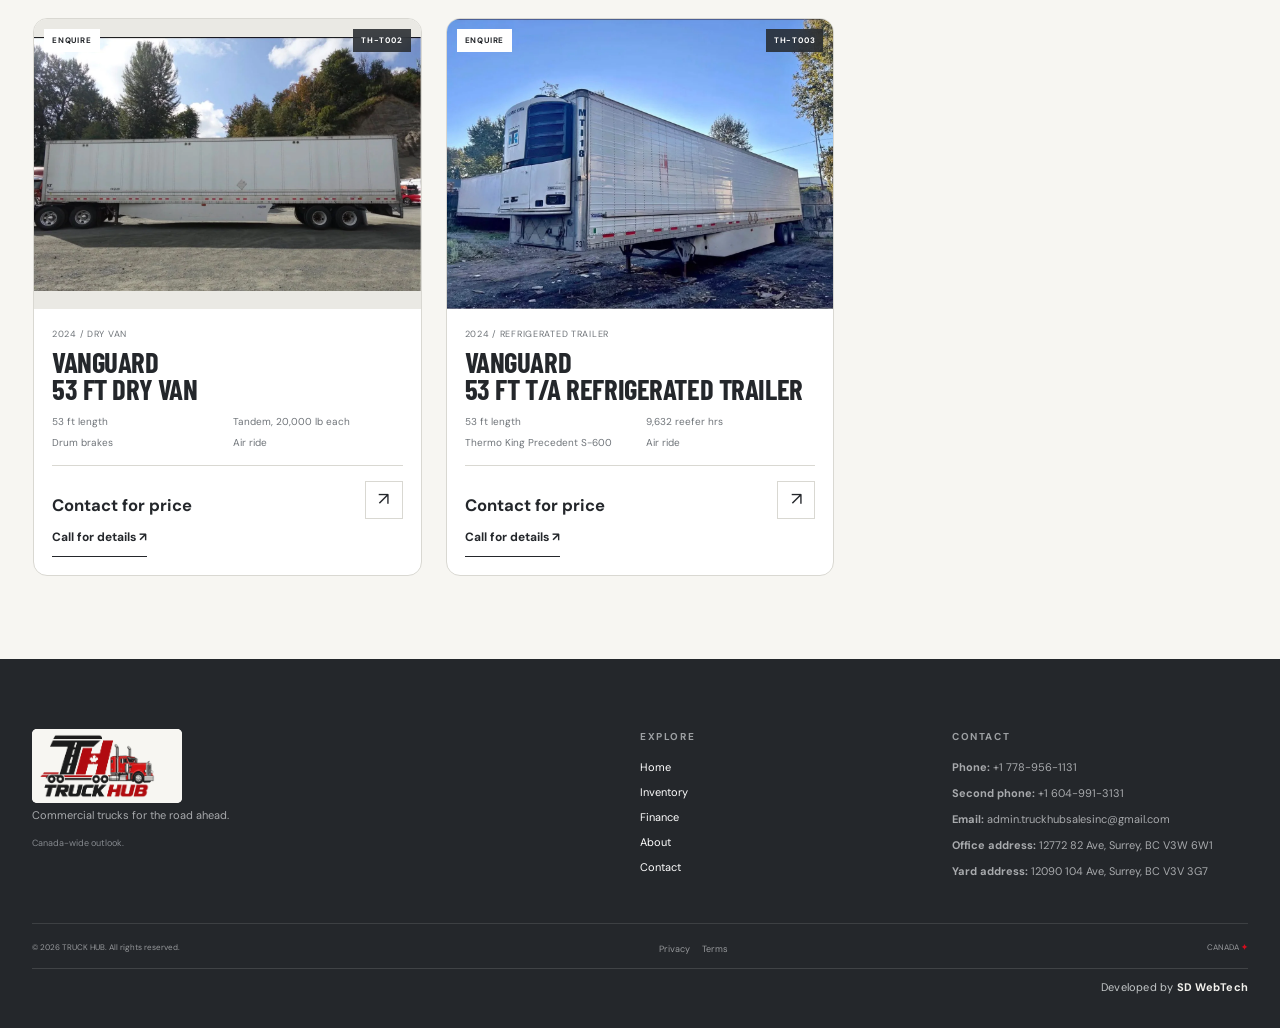
<file: truck.html>
<!doctype html>
<html lang="en-CA">
<head>
  <meta charset="utf-8">
  <meta name="viewport" content="width=device-width,initial-scale=1,viewport-fit=cover">
  <meta name="theme-color" content="#f7f6f2">
  <title>Trailer Details | Truck Hub Canada</title>
  <meta name="description" content="View commercial truck specifications, payment estimates and enquiry options at Truck Hub Canada.">
  <meta name="robots" content="index,follow,max-image-preview:large">
  <meta property="og:title" content="Trailer Details | Truck Hub Canada">
  <meta property="og:description" content="View commercial truck specifications, payment estimates and enquiry options at Truck Hub Canada.">
  <meta property="og:type" content="website">
  <meta property="og:locale" content="en_CA">
  <meta property="og:site_name" content="Truck Hub">
  <meta property="og:image" content="assets/images/og-truck-hub.jpg">
  <meta name="twitter:card" content="summary_large_image">
  <link id="canonical-url" rel="canonical" href="">
  <link rel="icon" href="assets/images/favicon-truckhub.png" type="image/png">
  <link rel="manifest" href="manifest.webmanifest">
  <link rel="preconnect" href="https://fonts.googleapis.com">
  <link rel="preconnect" href="https://fonts.gstatic.com" crossorigin>
  <link rel="stylesheet" href="assets/css/style.css">
  <script src="assets/js/config.js" defer></script>
  <script src="assets/js/inventory-data.js" defer></script>
  <script src="assets/js/app.js" defer></script>
  <script type="application/ld+json">{"@context":"https://schema.org","@type":"AutoDealer","name":"Truck Hub","areaServed":{"@type":"Country","name":"Canada"},"description":"Commercial truck inventory, financing estimates and enquiries for Canadian owner-operators, fleets and businesses."}</script>
</head>
<body data-page="truck">
<a class="skip" href="#main">Skip to content</a>
<header class="site-header" id="site-header">
  <a class="brand" href="index.html" aria-label="Truck Hub home">
    <img src="assets/images/logo-transparent.png" alt="Truck Hub" width="1100" height="608">
  </a>
  <nav class="desktop-nav" aria-label="Main navigation"><a href="index.html">Home</a><a href="inventory.html" aria-current="page">Inventory</a><a href="finance.html">Finance</a><a href="about.html">About</a><a href="contact.html">Contact</a></nav>
  <a class="header-cta" href="inventory.html"><span>Inventory</span><b>↗</b></a>
  <button class="menu-toggle" type="button" aria-label="Open menu" aria-controls="mobile-menu" aria-expanded="false"><span></span><span></span></button>
</header>
<dialog class="mobile-menu" id="mobile-menu" aria-label="Navigation menu">
  <div class="menu-top"><img src="assets/images/logo-transparent.png" alt="" width="1100" height="608"><button class="icon-button" data-close aria-label="Close menu">×</button></div>
  <span class="eyebrow">NAVIGATION / CANADA</span>
  <nav aria-label="Mobile navigation"><a href="index.html">Home</a><a href="inventory.html" aria-current="page">Inventory</a><a href="finance.html">Finance</a><a href="about.html">About</a><a href="contact.html">Contact</a></nav>
  <div class="menu-actions"><a class="button red" href="inventory.html">Browse trailers <span aria-hidden="true">↗</span></a></div>
  
</dialog>
<main id="main">
<section class="truck-detail-page wrap" id="truck-page"><div class="truck-page-loading">Loading trailer…</div></section>
<section class="wrap related-section reveal"><div class="section-head compact"><div><span class="eyebrow">KEEP LOOKING</span><h2>MORE<br><em>TRAILERS.</em></h2></div><a class="text-link" href="inventory.html">All inventory ↗</a></div><div id="related-trucks" class="truck-rail"></div></section>
</main><footer class="site-footer">
  <div class="footer-grid wrap">
    <div class="footer-brand"><img src="assets/images/logo-transparent.png" alt="Truck Hub" width="1100" height="608"><p>Commercial trucks for the road ahead.</p><span>Canada-wide outlook.</span></div>
    <div><span class="eyebrow">EXPLORE</span><nav><a href="index.html">Home</a><a href="inventory.html" aria-current="page">Inventory</a><a href="finance.html">Finance</a><a href="about.html">About</a><a href="contact.html">Contact</a></nav></div>
    <div><span class="eyebrow">CONTACT</span><p class="contact-placeholder" data-contact-summary><span class="contact-summary-row"><strong>Phone: </strong><a href="tel:+17789561131">+1 778-956-1131</a></span><span class="contact-summary-row"><strong>Second phone: </strong><a href="tel:+16049913131">+1 604-991-3131</a></span><span class="contact-summary-row"><strong>Email: </strong><a href="mailto:admin.truckhubsalesinc@gmail.com">admin.truckhubsalesinc@gmail.com</a></span><span class="contact-summary-row"><strong>Office address: </strong>12772 82 Ave, Surrey, BC V3W 6W1</span><span class="contact-summary-row"><strong>Yard address: </strong>12090 104 Ave, Surrey, BC V3V 3G7</span></p><div class="social-row" data-socials></div></div>
  </div>
  <div class="footer-bottom wrap"><span>© 2026 TRUCK HUB. All rights reserved.</span><div><button data-legal="privacy">Privacy</button><button data-legal="terms">Terms</button></div><span>CANADA <b>✦</b></span></div>
  <div class="developer-credit wrap">Developed by <strong>SD WebTech</strong></div>
</footer>
<div class="mobile-dock" aria-label="Quick actions">
  <a href="contact.html" data-dock-enquire><span>✦</span> Enquire</a>
  <a href="finance.html"><span>$</span> Finance</a>
  <a href="inventory.html"><span>▦</span> Inventory</a>
</div>
<dialog class="legal-dialog" id="legal"><button class="icon-button legal-close" data-close aria-label="Close">×</button><div id="legal-content"></div></dialog>
</body></html>
</file>
<file: assets/css/style.css>
@import url('https://fonts.googleapis.com/css2?family=Barlow+Condensed:wght@600;700;800&family=DM+Sans:wght@400;500;600;700&display=swap');

:root{
  --pearl:#f7f6f2;--paper:#fff;--graphite:#24272b;--graphite-2:#31353a;--muted:#6f7479;
  --line:#d9d8d2;--soft:#eae9e4;--red:#d70d1d;--red-deep:#a90b17;--silver:#c7c9ca;
  --heading:'Barlow Condensed','Arial Narrow',Impact,sans-serif;--body:'DM Sans',Arial,sans-serif;
  --wrap:1280px;--header:74px;--radius:18px;--shadow:0 24px 70px rgba(26,30,33,.10)
}
*{box-sizing:border-box}html{scroll-behavior:smooth;scroll-padding-top:calc(var(--header) + 18px)}body{margin:0;background:var(--pearl);color:var(--graphite);font:15px/1.62 var(--body);overflow-x:hidden}body:has(dialog[open]){overflow:hidden}
img,video{display:block;width:100%}img{height:auto}button,input,select,textarea{font:inherit;color:inherit}button,a{touch-action:manipulation;-webkit-tap-highlight-color:transparent}button{border:0;background:none;cursor:pointer}a{color:inherit;text-decoration:none}p,h1,h2,h3{margin-top:0}p{color:var(--muted);max-width:62ch}h1,h2,h3{font-family:var(--heading);line-height:.94;letter-spacing:-.015em}h1{font-size:clamp(3.2rem,8vw,7.8rem);margin-bottom:24px}h2{font-size:clamp(2.6rem,5.5vw,5.2rem);margin-bottom:22px}h3{font-size:2rem}em{font-style:normal;color:var(--red)}code{font:12px/1.4 ui-monospace,SFMono-Regular,Menlo,monospace;background:#fff1;padding:2px 5px;border-radius:4px}
:focus-visible{outline:3px solid var(--red);outline-offset:4px}.skip{position:fixed;z-index:1000;left:14px;top:10px;background:var(--graphite);color:#fff;padding:10px 14px;transform:translateY(-150%)}.skip:focus{transform:none}.sr-only{position:absolute!important;width:1px;height:1px;padding:0;margin:-1px;overflow:hidden;clip:rect(0,0,0,0);white-space:nowrap;border:0}.honeypot{position:absolute;left:-9999px}.wrap{width:min(var(--wrap),calc(100% - 36px));margin-inline:auto}.section{padding-block:78px}.eyebrow{display:block;margin-bottom:15px;font-size:10px;font-weight:700;letter-spacing:.16em;line-height:1.5}.eyebrow.light{color:#fff}.sample-note,.form-note{font-size:11px;line-height:1.6;color:#85898e}.lead{font-size:18px;line-height:1.55;color:var(--graphite)}
.button{display:inline-flex;min-height:46px;align-items:center;justify-content:center;gap:22px;padding:11px 18px;border:1px solid transparent;font-weight:700;font-size:12px;letter-spacing:.01em;transition:transform .2s ease,box-shadow .2s ease,background .2s ease}.button:hover{transform:translateY(-2px)}.button:active{transform:translateY(0) scale(.98)}.button.red{background:var(--red);color:#fff;box-shadow:0 10px 24px rgba(215,13,29,.16)}.button.red:hover{background:var(--red-deep)}.button.dark{background:var(--graphite);color:#fff}.button.pearl{background:var(--pearl);color:var(--graphite)}.button.glass{border-color:#ffffff70;background:#ffffff14;color:#fff;backdrop-filter:blur(10px)}.button.ghost,.button.outline{border-color:var(--line);background:transparent}.full-button{width:100%}.text-link{display:inline-flex;align-items:center;gap:12px;padding:9px 0;border-bottom:1px solid currentColor;font-weight:700;font-size:12px}.actions{display:flex;align-items:center;gap:12px;flex-wrap:wrap}.plain{padding:8px 0;font-size:12px;text-decoration:underline;text-underline-offset:4px}.icon-button{width:42px;height:42px;display:grid;place-items:center;border:1px solid var(--line);font-size:24px;line-height:1}

/* Header */
.site-header{position:sticky;top:0;z-index:50;height:var(--header);display:flex;align-items:center;justify-content:space-between;gap:18px;padding:0 18px;background:rgba(247,246,242,.88);border-bottom:1px solid transparent;backdrop-filter:blur(18px);transition:box-shadow .3s,border-color .3s,background .3s}.site-header.scrolled{background:rgba(247,246,242,.97);border-color:var(--line);box-shadow:0 10px 30px rgba(28,31,34,.06)}.brand{width:128px;height:47px;display:flex;align-items:center}.brand img{width:100%;height:100%;object-fit:contain;object-position:left center}.desktop-nav,.header-cta{display:none}.menu-toggle{width:42px;height:42px;border:1px solid var(--line);display:grid;place-content:center;gap:6px}.menu-toggle span{width:18px;height:1px;background:var(--graphite);display:block}.mobile-menu{width:100%;max-width:none;height:100dvh;max-height:none;margin:0;border:0;padding:24px 18px 34px;background:var(--pearl);color:var(--graphite)}.mobile-menu::backdrop{background:#0006}.menu-top{display:flex;align-items:center;justify-content:space-between;margin-bottom:50px}.menu-top img{width:140px;height:56px;object-fit:contain;object-position:left}.mobile-menu nav{display:grid;gap:0;border-top:1px solid var(--line);margin-bottom:32px}.mobile-menu nav a{font:700 2.7rem/1 var(--heading);padding:15px 0;border-bottom:1px solid var(--line)}.mobile-menu nav a[aria-current]{color:var(--red)}.menu-actions{display:grid;grid-template-columns:1fr 1fr;gap:8px}.mobile-menu>p{position:absolute;left:18px;bottom:24px;margin:0;font-size:11px;text-transform:uppercase;letter-spacing:.12em}

/* Home hero */
.hero-video{position:relative;min-height:calc(100svh - var(--header));background:var(--graphite);color:#fff;overflow:hidden;isolation:isolate}.hero-media{position:absolute;inset:0;z-index:-2}.hero-media video{width:100%;height:100%;object-fit:cover;object-position:64% center}.hero-wash{position:absolute;inset:0;background:linear-gradient(180deg,rgba(22,24,27,.25),rgba(22,24,27,.75)),linear-gradient(90deg,rgba(22,24,27,.86),rgba(22,24,27,.1) 80%)}.road-lines{position:absolute;inset:0;overflow:hidden;opacity:.65}.road-lines i{position:absolute;height:1px;width:55%;background:linear-gradient(90deg,transparent,#fff9,transparent);transform:rotate(-8deg);animation:roadline 7s linear infinite}.road-lines i:nth-child(1){top:24%;left:-55%}.road-lines i:nth-child(2){top:52%;left:-70%;animation-delay:2.2s}.road-lines i:nth-child(3){top:77%;left:-80%;animation-delay:4.7s}.hero-inner{min-height:calc(100svh - var(--header) - 42px);display:flex;flex-direction:column;justify-content:flex-end;padding-top:55px;padding-bottom:92px;position:relative}.hero-copy{max-width:650px}.hero-copy .eyebrow{display:flex;align-items:center;gap:9px}.hero-copy .eyebrow i{width:7px;height:7px;background:var(--red)}.hero-copy h1{font-size:clamp(4rem,16vw,6.3rem);margin-bottom:20px;text-shadow:0 5px 32px #0002}.hero-copy h1 em{color:#fff}.hero-copy p{font-size:15px;color:#f0efeb;max-width:37ch;margin-bottom:25px}.hero-side{position:absolute;right:0;bottom:44px;display:flex;align-items:center;gap:15px;font-size:9px;letter-spacing:.12em}.video-toggle{width:38px;height:38px;border:1px solid #fff7;color:#fff;background:#1115;backdrop-filter:blur(8px)}.hero-bottom{position:absolute;left:0;right:0;bottom:0;height:42px;border-top:1px solid #fff3;background:#191c1fcc;display:flex;align-items:center;overflow:hidden}.marquee{white-space:nowrap;width:100%;overflow:hidden}.marquee>div{display:inline-block;font-size:9px;letter-spacing:.13em;animation:marquee 24s linear infinite;padding-left:100%}.marquee b{color:var(--red);padding:0 18px}

/* Common sections */
.section-head{display:grid;gap:18px;margin-bottom:28px}.section-head h2{margin:0}.section-head>p{margin:0;font-size:13px}.section-head.compact{grid-template-columns:1fr auto;align-items:end}.section-foot{margin-top:20px;display:flex;justify-content:flex-end}.quick-chips{display:flex;gap:7px;overflow-x:auto;padding-bottom:9px;scrollbar-width:none}.quick-chips::-webkit-scrollbar{display:none}.quick-chips a,.quick-chips button{flex:0 0 auto;border:1px solid var(--line);background:#fff8;padding:8px 12px;border-radius:999px;font-size:11px;font-weight:700}.quick-chips a:hover,.quick-chips button:hover,.quick-chips button.active{background:var(--graphite);color:#fff;border-color:var(--graphite)}
.truck-rail{display:grid;grid-auto-flow:column;grid-auto-columns:84%;gap:12px;overflow-x:auto;scroll-snap-type:x mandatory;padding:8px 1px 18px;scrollbar-width:none}.truck-rail::-webkit-scrollbar{display:none}.truck-card{scroll-snap-align:start;min-width:0;background:var(--paper);border:1px solid var(--line);border-radius:14px;overflow:hidden;transition:transform .25s,box-shadow .25s}.truck-card:hover{transform:translateY(-3px);box-shadow:var(--shadow)}.truck-image-link{display:block;position:relative;aspect-ratio:1.48;overflow:hidden;background:var(--soft)}.truck-image-link img{width:100%;height:100%;object-fit:cover;transition:transform .6s cubic-bezier(.2,.7,.2,1)}.truck-card:hover .truck-image-link img{transform:scale(1.045)}.status-badge,.stock-label{position:absolute;top:10px;padding:5px 8px;font-size:8px;font-weight:700;letter-spacing:.1em;text-transform:uppercase;backdrop-filter:blur(8px)}.status-badge{left:10px;background:#fff;color:var(--graphite)}.status-badge.sold{background:#262a2ee8;color:#fff}.status-badge.coming-soon{background:#fff0d8;color:#6d4b13}.stock-label{right:10px;background:#24272bd9;color:#fff}.truck-card-body{padding:15px}.truck-meta{display:flex;align-items:center;justify-content:space-between;gap:10px;margin-bottom:7px;font-size:9px;letter-spacing:.08em;color:var(--muted);text-transform:uppercase}.truck-card h3{font-size:1.8rem;margin:0 0 11px}.specs{display:grid;grid-template-columns:1fr 1fr;gap:5px 12px;font-size:10px;color:var(--muted)}.specs span{white-space:nowrap;overflow:hidden;text-overflow:ellipsis}.card-bottom{display:flex;justify-content:space-between;align-items:end;gap:10px;padding-top:15px;margin-top:14px;border-top:1px solid var(--line)}.price{font-size:17px;font-weight:700}.price small{font-size:9px;color:var(--muted);font-weight:500}.card-arrow{width:38px;height:38px;display:grid;place-items:center;border:1px solid var(--line);font-size:18px}.estimate{font-size:9px;color:var(--muted);margin:8px 0 0}.signal-band{background:var(--graphite);color:#fff;padding:26px 0}.signal-grid{display:grid;grid-template-columns:1fr 1fr;gap:22px}.signal-grid div{display:flex;flex-direction:column;border-left:1px solid #ffffff28;padding-left:13px}.signal-grid strong{font:700 2.3rem/1 var(--heading)}.signal-grid span{font-size:9px;text-transform:uppercase;letter-spacing:.1em;color:#bfc1c4;margin-top:6px}.split-story{display:grid;gap:35px}.media-stack{position:relative;min-height:420px}.media-main{margin:0;width:88%;height:360px;overflow:hidden;border-radius:0 0 42px 0}.media-main img{height:100%;object-fit:cover}.media-small{position:absolute;right:0;bottom:0;width:48%;height:180px;margin:0;border:7px solid var(--pearl);overflow:hidden}.media-small img{height:100%;object-fit:cover}.map-mark{position:absolute;left:10px;bottom:14px;background:var(--graphite);color:#fff;padding:7px 10px;font-size:8px;letter-spacing:.1em}.story-copy h2{font-size:clamp(3rem,11vw,4.8rem)}.process-list{border-top:1px solid var(--line);margin:25px 0}.process-list>div{display:grid;grid-template-columns:38px 1fr;gap:12px;border-bottom:1px solid var(--line);padding:16px 0}.process-list b{font-size:9px;color:var(--red);letter-spacing:.1em}.process-list span{font-size:12px;color:var(--muted)}.process-list strong{color:var(--graphite)}.finance-banner{margin-top:15px;background:var(--graphite);color:#fff;display:grid}.finance-image{height:320px;overflow:hidden}.finance-image img{height:100%;object-fit:cover;object-position:center}.finance-panel{padding:34px 18px 38px}.finance-panel h2{font-size:3.4rem}.finance-panel h2 em{color:#fff}.finance-panel p{color:#c8c9c8;font-size:13px}.feature-grid{display:grid;grid-template-columns:1fr 1fr;border:1px solid var(--line)}.feature-grid article{padding:18px;border-right:1px solid var(--line);border-bottom:1px solid var(--line);min-height:180px}.feature-grid article:nth-child(even){border-right:0}.feature-grid span{font-size:9px;color:var(--red)}.feature-grid h3{font-size:1.5rem;margin:32px 0 9px}.feature-grid p{font-size:11px;margin:0}.sold-strip{display:grid;gap:22px;padding:55px 0;border-block:1px solid var(--line)}.sold-strip h2{margin:0}.sold-list{display:grid;gap:0}.sold-mini{display:grid;grid-template-columns:66px 1fr auto;gap:12px;align-items:center;padding:10px 0;border-bottom:1px solid var(--line)}.sold-mini img{width:66px;height:48px;object-fit:cover}.sold-mini strong{font-size:12px}.sold-mini span{font-size:9px;color:var(--muted)}.sold-mini b{font-size:9px;background:var(--graphite);color:#fff;padding:4px 7px}.final-cta{padding-block:70px}.final-cta h2{font-size:clamp(3.5rem,13vw,6rem)}

/* Page heroes */
.page-hero{padding:48px 0 30px;border-bottom:1px solid var(--line)}.page-hero>.eyebrow{color:var(--red)}.page-hero>div{display:grid;gap:10px}.page-hero h1{font-size:clamp(3.5rem,13vw,6rem);margin:0}.page-hero p{font-size:13px;margin:0 0 8px}

/* Inventory */
.inventory-shell{padding:22px 0 20px}.inventory-chips{margin-bottom:12px}.toolbar{display:grid;grid-template-columns:1fr auto;gap:8px}.search-field{grid-column:1/-1;position:relative}.search-field input{width:100%;padding-right:42px}.search-field>span{position:absolute;right:14px;top:50%;transform:translateY(-50%);font-size:20px}.filter-button{justify-content:space-between}.filter-button b{min-width:20px;height:20px;border-radius:99px;background:var(--graphite);color:#fff;display:grid;place-items:center;font-size:9px}.sort-field select{height:46px}.results-row{display:flex;align-items:center;justify-content:space-between;gap:12px;padding:17px 0 5px;font-size:11px}.inventory-grid{display:grid;grid-template-columns:1fr 1fr;gap:10px;margin-top:14px}.inventory-grid .truck-card-body{padding:11px}.inventory-grid .truck-card h3{font-size:1.35rem}.inventory-grid .specs{display:block}.inventory-grid .specs span{display:block;font-size:9px;margin-bottom:3px}.inventory-grid .truck-meta{font-size:8px}.inventory-grid .price{font-size:13px}.inventory-grid .price small{display:none}.inventory-grid .card-arrow{width:32px;height:32px}.inventory-grid .estimate{display:none}.inventory-grid .stock-label{display:none}.inventory-grid .truck-image-link{aspect-ratio:1.25}.empty-state{padding:60px 0;text-align:center}.empty-state span{font:700 5rem/1 var(--heading);color:#d8d7d2}.filter-sheet{width:100%;max-width:none;max-height:92dvh;margin:auto 0 0;padding:32px 18px 22px;border:0;border-radius:20px 20px 0 0;background:var(--pearl)}.filter-sheet::backdrop{background:#0008}.sheet-handle{width:48px;height:4px;border-radius:99px;background:#bbb;margin:-18px auto 20px}.filter-sheet>.icon-button{position:absolute;right:16px;top:22px}.filter-sheet h2{font-size:3rem}.form-grid{display:grid;grid-template-columns:1fr 1fr;gap:13px}.form-grid label{font-size:10px;font-weight:700;letter-spacing:.04em}.form-grid .full{grid-column:1/-1}input,select,textarea{width:100%;margin-top:6px;border:1px solid var(--line);background:var(--paper);padding:11px 10px;min-height:44px;border-radius:0}textarea{resize:vertical}.filter-sheet .full-button{margin-top:18px}

/* Finance */
.calculator-shell{padding:24px 0 45px}.calculator-card{display:grid;background:#fff;border:1px solid var(--line);box-shadow:0 20px 50px #2221}.calc-inputs{padding:22px 16px}.calc-field{padding:18px 0;border-bottom:1px solid var(--line)}.calc-field>div{display:flex;justify-content:space-between;gap:12px;align-items:center;margin-bottom:10px}.calc-field label{font-size:11px;font-weight:700}.calc-field output{font-weight:700;font-size:12px}.calc-field input[type=range]{appearance:none;width:100%;height:3px;background:linear-gradient(90deg,var(--red) 35%,var(--soft) 35%);outline:none;margin:8px 0 12px;min-height:0;padding:0;border:0}.calc-field input[type=range]::-webkit-slider-thumb{appearance:none;width:18px;height:18px;border-radius:50%;background:var(--graphite);border:4px solid #fff;box-shadow:0 0 0 1px var(--graphite)}.number-input{min-height:40px;margin:0}.two-col{display:grid;grid-template-columns:1fr 1fr;gap:10px;margin-top:18px}.field-suffix{position:relative}.field-suffix span{position:absolute;right:10px;bottom:11px;font-size:11px;color:var(--muted)}.field-suffix input{padding-right:28px}.error{font-size:11px;color:var(--red);margin:12px 0 0}.payment-panel{background:var(--graphite);color:#fff;padding:24px 17px}.payment-number{display:flex;align-items:end;gap:7px;margin-bottom:16px}.payment-number strong{font:700 3.3rem/.9 var(--heading)}.payment-number span{font-size:11px;color:#babdc0}.biweekly{display:flex;justify-content:space-between;border-block:1px solid #ffffff24;padding:12px 0;font-size:11px}.cost-chart{padding:22px 0}.cost-bar{height:10px;background:#ffffff20;display:flex;overflow:hidden}.cost-bar i{display:block;background:#fff;width:75%;transition:width .4s}.cost-bar b{display:block;background:var(--red);flex:1}.legend{display:flex;gap:16px;margin-top:8px;font-size:9px;color:#c4c6c8}.legend span{display:flex;align-items:center;gap:6px}.legend i,.legend b{width:8px;height:8px;background:#fff;display:inline-block}.legend b{background:var(--red)}.payment-panel dl{margin:0 0 20px}.payment-panel dl>div{display:flex;justify-content:space-between;gap:20px;padding:9px 0;border-bottom:1px solid #ffffff1f;font-size:10px}.payment-panel dt{color:#b6b9bc}.payment-panel dd{margin:0;font-weight:700}.payment-panel>p{font-size:9px;color:#9ea1a5;margin:13px 0 0}.finance-steps{display:grid;gap:24px}.enquiry-card{display:grid;gap:24px;padding:48px 18px;background:var(--soft);margin-bottom:45px}.enquiry-card h2{font-size:3.2rem}.enquiry-form{position:relative}.form-result{margin-top:14px}.form-result textarea{font-size:10px}.form-result .fallback-actions{display:flex;gap:8px;flex-wrap:wrap;margin-top:10px}

/* About */
.about-cinema{position:relative;height:380px;overflow:hidden;background:var(--graphite)}.about-image,.about-image img{width:100%;height:100%}.about-image img{object-fit:cover;object-position:60% center}.about-cinema:after{content:'';position:absolute;inset:0;background:linear-gradient(0deg,#24272b88,transparent)}.about-overlay{position:absolute;z-index:1;left:50%;bottom:20px;transform:translateX(-50%);color:#fff;font-size:9px;letter-spacing:.12em}.split-copy{display:grid;gap:20px}.values-grid{display:grid;border-block:1px solid var(--line)}.values-grid article{padding:28px 0;border-bottom:1px solid var(--line)}.values-grid article:last-child{border-bottom:0}.values-grid span{font-size:9px;color:var(--red);letter-spacing:.08em}.values-grid h3{font-size:2.4rem;margin:30px 0 12px}.values-grid p{font-size:12px}.tradein-panel{display:grid;background:#fff;border:1px solid var(--line);margin-top:50px;margin-bottom:20px}.tradein-image{height:280px;overflow:hidden}.tradein-image img{height:100%;object-fit:cover}.tradein-panel>div:last-child{padding:25px 18px 30px}.tradein-panel h2{font-size:3.2rem}

/* Contact */
.contact-grid{display:grid;gap:16px;padding:24px 0 45px}.contact-panel{background:var(--graphite);color:#fff;padding:28px 18px}.contact-panel h2{font-size:3.3rem}.contact-panel p{color:#c4c7ca;font-size:12px}.contact-actions{display:flex;gap:8px;flex-wrap:wrap;margin:25px 0}.contact-actions a{border:1px solid #ffffff40;padding:9px 11px;font-size:10px}.contact-panel dl{margin:0}.contact-panel dl>div{padding:12px 0;border-top:1px solid #ffffff20}.contact-panel dt{font-size:8px;letter-spacing:.1em;color:#9fa2a6;text-transform:uppercase}.contact-panel dd{margin:4px 0 0;font-size:12px}.contact-form{background:#fff;border:1px solid var(--line);padding:25px 16px}.contact-faq{display:grid;gap:22px}.faq-list details{border-top:1px solid var(--line);padding:16px 0}.faq-list details:last-child{border-bottom:1px solid var(--line)}.faq-list summary{cursor:pointer;font-weight:700;font-size:12px}.faq-list p{font-size:11px;margin:12px 0 0}

/* Truck detail */
.truck-detail-page{padding:26px 0 55px}.truck-page-layout{display:grid;gap:24px}.truck-gallery{display:grid;gap:8px}.truck-gallery-main{position:relative;aspect-ratio:1.22;background:#fff;overflow:hidden}.truck-gallery-main img{width:100%;height:100%;object-fit:cover}.truck-gallery-main .status-badge{z-index:2}.thumb-row{display:grid;grid-template-columns:repeat(3,1fr);gap:6px}.thumb{aspect-ratio:1.3;border:1px solid transparent;padding:0;overflow:hidden;background:#fff}.thumb.active{border-color:var(--red)}.thumb img{width:100%;height:100%;object-fit:cover}.thumb:nth-child(2) img{object-position:72% center;transform:scale(1.25)}.thumb:nth-child(3) img{object-position:28% center;transform:scale(1.45)}.truck-page-copy>.eyebrow{color:var(--red)}.truck-page-copy h1{font-size:3.6rem}.truck-page-price{font-size:25px;font-weight:700}.truck-page-note{font-size:10px}.spec-grid{display:grid;grid-template-columns:1fr 1fr;border-top:1px solid var(--line);margin:25px 0}.spec-grid div{padding:12px 0;border-bottom:1px solid var(--line)}.spec-grid div:nth-child(odd){padding-right:10px}.spec-grid dt{font-size:8px;text-transform:uppercase;letter-spacing:.1em;color:var(--muted)}.spec-grid dd{margin:3px 0 0;font-size:11px;font-weight:700}.truck-cta-stack{display:grid;grid-template-columns:1fr 1fr;gap:8px}.truck-cta-stack .button:last-child{grid-column:1/-1}.share-row{display:flex;justify-content:space-between;align-items:center;margin-top:18px;font-size:10px}.share-row button{font-size:10px;text-decoration:underline}.related-section{padding-bottom:65px}.truck-page-loading{padding:70px 0;font-family:var(--heading);font-size:2rem}

/* Footer */
.site-footer{background:var(--graphite);color:#fff;padding:42px 0 calc(82px + env(safe-area-inset-bottom))}.footer-grid{display:grid;grid-template-columns:1fr 1fr;gap:30px 16px}.footer-brand{grid-column:1/-1}.footer-brand img{width:150px;height:74px;object-fit:contain;object-position:left;filter:drop-shadow(0 0 0 #fff)}.footer-brand p{font-size:12px;margin:4px 0;color:#c7c9ca}.footer-brand>span{font-size:9px;color:#85898e}.site-footer .eyebrow{color:#9da0a3}.site-footer nav{display:grid;gap:7px}.site-footer nav a{font-size:11px}.site-footer nav a[aria-current]{color:#fff}.site-footer p{color:#a8aaad;font-size:11px}.footer-bottom{margin-top:32px;padding-top:17px;border-top:1px solid #ffffff1d;display:flex;gap:11px;flex-wrap:wrap;justify-content:space-between;font-size:8px;color:#97999c}.footer-bottom>span:first-child{width:100%}.footer-bottom button{color:#97999c;font-size:9px}.footer-bottom b{color:var(--red)}.social-row{display:flex;gap:8px}.social-row a{font-size:9px;border-bottom:1px solid #ffffff50}.mobile-dock{position:fixed;z-index:45;left:0;right:0;bottom:0;height:58px;padding-bottom:env(safe-area-inset-bottom);background:#f7f6f2f2;border-top:1px solid var(--line);display:grid;grid-template-columns:repeat(3,1fr);backdrop-filter:blur(14px)}.mobile-dock a{display:flex;align-items:center;justify-content:center;gap:6px;font-size:9px;font-weight:700;border-right:1px solid var(--line)}.mobile-dock a:last-child{border-right:0}.mobile-dock span{font-size:13px}.legal-dialog{width:min(650px,calc(100% - 28px));border:0;padding:32px 20px;background:var(--pearl)}.legal-dialog::backdrop{background:#0008}.legal-close{position:absolute;right:15px;top:15px}.legal-dialog h2{font-size:3rem}.legal-dialog p{font-size:12px}

/* Motion */
.js-motion .reveal{opacity:0;transform:translateY(18px);transition:opacity .7s ease,transform .7s cubic-bezier(.2,.7,.2,1)}.js-motion .reveal.visible{opacity:1;transform:none}.magnetic{transition:transform .16s ease,background .2s}.media-main img,.finance-image img,.about-image img{transition:transform 1s cubic-bezier(.2,.7,.2,1)}.media-main:hover img,.finance-image:hover img,.about-image:hover img{transform:scale(1.025)}
@keyframes roadline{0%{transform:translateX(0) rotate(-8deg);opacity:0}15%{opacity:.8}85%{opacity:.8}100%{transform:translateX(330%) rotate(-8deg);opacity:0}}@keyframes marquee{to{transform:translateX(-100%)}}

/* Tablet */
@media(min-width:701px){
  :root{--header:80px}.wrap{width:min(var(--wrap),calc(100% - 64px))}.section{padding-block:95px}.site-header{padding-inline:32px}.brand{width:150px}.hero-inner{padding-bottom:110px}.hero-copy h1{font-size:7rem}.hero-copy p{font-size:16px}.truck-rail{grid-auto-columns:45%}.section-head{grid-template-columns:1.2fr .8fr;align-items:end}.signal-grid{grid-template-columns:repeat(4,1fr)}.split-story{grid-template-columns:1fr 1fr;gap:65px;align-items:center}.media-stack{min-height:570px}.media-main{height:500px}.media-small{height:220px}.finance-banner{grid-template-columns:1.1fr .9fr}.finance-image{height:520px}.finance-panel{padding:65px 45px;display:flex;flex-direction:column;justify-content:center}.feature-grid{grid-template-columns:repeat(4,1fr)}.feature-grid article{border-bottom:0}.feature-grid article:nth-child(even){border-right:1px solid var(--line)}.feature-grid article:last-child{border-right:0}.sold-strip{grid-template-columns:.7fr 1.3fr;align-items:start}.page-hero{padding:70px 0 40px}.page-hero>div{grid-template-columns:1.15fr .85fr;align-items:end}.page-hero p{justify-self:end}.inventory-grid{grid-template-columns:repeat(3,1fr);gap:16px}.inventory-grid .truck-card-body{padding:14px}.inventory-grid .truck-card h3{font-size:1.7rem}.inventory-grid .estimate{display:block}.calculator-card{grid-template-columns:1.1fr .9fr}.calc-inputs{padding:38px 34px}.payment-panel{padding:40px 32px}.payment-number strong{font-size:4.6rem}.finance-steps{grid-template-columns:1fr 1fr;gap:70px}.enquiry-card{grid-template-columns:.8fr 1.2fr;padding:70px 44px;gap:70px}.split-copy{grid-template-columns:1fr 1fr;gap:70px}.values-grid{grid-template-columns:repeat(3,1fr)}.values-grid article{border-right:1px solid var(--line);border-bottom:0;padding:36px 26px}.values-grid article:first-child{padding-left:0}.values-grid article:last-child{border-right:0}.tradein-panel{grid-template-columns:1.05fr .95fr}.tradein-image{height:500px}.tradein-panel>div:last-child{padding:55px}.contact-grid{grid-template-columns:.8fr 1.2fr;gap:20px;padding:35px 0 70px}.contact-panel{padding:45px 32px}.contact-form{padding:40px 34px}.contact-faq{grid-template-columns:.7fr 1.3fr;gap:80px}.truck-page-layout{grid-template-columns:1.2fr .8fr;gap:45px;align-items:start}.truck-page-copy{position:sticky;top:110px}.truck-page-copy h1{font-size:4.8rem}.truck-gallery-main{aspect-ratio:1.34}.footer-grid{grid-template-columns:2fr 1fr 1fr}.footer-brand{grid-column:auto}.footer-bottom>span:first-child{width:auto}.mobile-dock{display:none}.site-footer{padding-bottom:25px}
}

/* Desktop */
@media(min-width:1001px){
  .site-header{padding-inline:48px}.brand{width:165px;height:54px}.menu-toggle{display:none}.desktop-nav{display:flex;align-items:center;gap:28px}.desktop-nav a{font-size:12px;position:relative;padding:30px 0}.desktop-nav a:after{content:'';position:absolute;height:2px;left:0;right:100%;bottom:19px;background:var(--red);transition:right .25s}.desktop-nav a:hover:after,.desktop-nav a[aria-current]:after{right:0}.header-cta{display:flex;align-items:center;justify-content:space-between;gap:45px;min-width:155px;border:1px solid var(--line);padding:10px 13px;font-size:11px;font-weight:700}.hero-inner{justify-content:center;padding-bottom:75px}.hero-copy h1{font-size:clamp(6rem,8vw,8.6rem)}.hero-copy p{font-size:17px}.hero-side{bottom:35px}.hero-wash{background:linear-gradient(90deg,rgba(22,24,27,.9) 0%,rgba(22,24,27,.48) 42%,rgba(22,24,27,.05) 75%),linear-gradient(0deg,rgba(22,24,27,.6),transparent 52%)}.truck-rail{grid-auto-columns:calc((100% - 48px)/3);gap:24px}.truck-card-body{padding:18px}.section{padding-block:115px}.media-stack{min-height:650px}.media-main{height:580px}.media-small{height:260px}.story-copy{padding-right:45px}.finance-banner{max-width:1440px;margin-inline:auto}.signal-band{padding:34px 0}.signal-grid strong{font-size:3rem}.feature-grid article{min-height:235px;padding:26px}.feature-grid h3{font-size:1.9rem;margin-top:65px}.page-hero{padding:90px 0 55px}.page-hero h1{font-size:7rem}.page-hero p{font-size:15px}.inventory-shell{padding-top:32px}.toolbar{grid-template-columns:1fr auto 220px}.search-field{grid-column:auto}.inventory-grid{grid-template-columns:repeat(4,1fr);gap:20px}.inventory-grid .truck-image-link{aspect-ratio:1.38}.filter-sheet{width:min(820px,calc(100% - 50px));max-height:90dvh;margin:auto;padding:45px;border-radius:0}.sheet-handle{display:none}.calculator-shell{padding:40px 0 70px}.calculator-card{grid-template-columns:1.25fr .75fr}.contact-grid{grid-template-columns:.75fr 1.25fr}.truck-detail-page{padding-top:45px}.truck-page-layout{grid-template-columns:1.3fr .7fr;gap:60px}.truck-page-copy h1{font-size:5.5rem}.footer-grid{padding-top:15px}.site-footer{padding-top:55px}
}

@media(max-width:380px){.wrap{width:calc(100% - 28px)}.hero-copy h1{font-size:3.7rem}.inventory-grid{grid-template-columns:1fr 1fr;gap:7px}.inventory-grid .truck-card h3{font-size:1.18rem}.inventory-grid .truck-card-body{padding:9px}.feature-grid{grid-template-columns:1fr}.feature-grid article{border-right:0}.menu-actions{grid-template-columns:1fr}}
@media(prefers-reduced-motion:reduce){html{scroll-behavior:auto}*,*:before,*:after{animation:none!important;transition:none!important}.js-motion .reveal{opacity:1!important;transform:none!important}.road-lines{display:none}}

/* Mobile readability pass — balanced typography for phones */
@media(max-width:700px){
  :root{--header:72px}
  body{font-size:16px;line-height:1.58}
  .wrap{width:calc(100% - 32px)}
  .section{padding-block:66px}

  h1{font-size:clamp(3.15rem,13.5vw,4.45rem);line-height:.94}
  h2{font-size:clamp(2.55rem,10.5vw,3.45rem);line-height:.96}
  h3{font-size:2rem}
  p{font-size:14px;line-height:1.62}
  .lead{font-size:16px;line-height:1.6}
  .eyebrow{font-size:11px;letter-spacing:.13em;margin-bottom:13px}
  .sample-note,.form-note{font-size:12px;line-height:1.55}

  .site-header{padding-inline:16px}
  .brand{width:138px;height:50px}
  .menu-toggle{width:44px;height:44px}
  .menu-toggle span{width:19px}
  .mobile-menu{padding:22px 18px 34px}
  .mobile-menu nav a{font-size:2.65rem;padding:17px 0}
  .mobile-menu>p{font-size:12px}

  .button{min-height:48px;padding:12px 18px;font-size:13px;gap:16px}
  .text-link,.plain{font-size:13px}
  .icon-button{width:44px;height:44px}

  .hero-inner{padding-bottom:96px}
  .hero-copy h1{font-size:clamp(3.9rem,16vw,5.2rem);line-height:.9;margin-bottom:18px}
  .hero-copy p{font-size:15px;line-height:1.55;max-width:34ch}
  .hero-side{font-size:10px}
  .marquee>div{font-size:10px}

  .section-head{gap:14px;margin-bottom:25px}
  .section-head>p{font-size:14px;line-height:1.58}
  .quick-chips a,.quick-chips button{font-size:12px;padding:9px 13px}

  .truck-card-body{padding:16px}
  .truck-meta{font-size:10px;line-height:1.4}
  .truck-card h3{font-size:1.9rem;line-height:1;margin-bottom:12px}
  .specs{font-size:11px;line-height:1.45}
  .status-badge,.stock-label{font-size:9px;padding:6px 8px}
  .price{font-size:18px}
  .price small{font-size:10px}
  .estimate{font-size:10px;line-height:1.45}

  .signal-grid strong{font-size:2.45rem}
  .signal-grid span{font-size:10px;line-height:1.4}

  .page-hero{padding:46px 0 32px}
  .page-hero h1{font-size:clamp(3.25rem,13.5vw,4.4rem)}
  .page-hero p{font-size:14px;line-height:1.6}

  .inventory-shell{padding-top:24px}
  .results-row{font-size:12px}
  .inventory-grid{gap:10px}
  .inventory-grid .truck-card-body{padding:12px}
  .inventory-grid .truck-card h3{font-size:1.5rem;line-height:1.02;margin-bottom:9px}
  .inventory-grid .specs span{font-size:10.5px;line-height:1.4;margin-bottom:4px}
  .inventory-grid .truck-meta{font-size:9.5px}
  .inventory-grid .price{font-size:15px}
  .inventory-grid .card-arrow{width:34px;height:34px;font-size:17px}
  .filter-button b{font-size:10px}
  .filter-sheet h2{font-size:3.15rem}
  .form-grid label{font-size:12px;line-height:1.35}
  input,select,textarea{font-size:14px;min-height:48px;padding:12px 11px}
  .sort-field select{height:48px}

  .calc-inputs{padding:24px 18px}
  .calc-field label{font-size:13px}
  .calc-field output{font-size:13px}
  .number-input{font-size:14px}
  .field-suffix span{font-size:12px}
  .error{font-size:12px}
  .payment-panel{padding:25px 18px}
  .payment-number strong{font-size:3.55rem}
  .payment-number span,.biweekly{font-size:12px}
  .legend{font-size:10px}
  .payment-panel dl>div{font-size:11.5px}
  .payment-panel>p{font-size:10.5px;line-height:1.5}
  .enquiry-card h2{font-size:3.25rem}
  .form-result textarea{font-size:12px}

  .about-overlay{font-size:10px}
  .values-grid span{font-size:10px}
  .values-grid h3{font-size:2.5rem}
  .values-grid p{font-size:14px;line-height:1.58}
  .tradein-panel h2{font-size:3rem}

  .contact-panel h2{font-size:3.15rem}
  .contact-panel p{font-size:14px;line-height:1.6}
  .contact-actions a{font-size:12px;padding:10px 12px}
  .contact-panel dt{font-size:10px}
  .contact-panel dd{font-size:13px}
  .faq-list summary{font-size:13.5px}
  .faq-list p{font-size:13px;line-height:1.6}

  .truck-page-copy h1{font-size:3.75rem}
  .truck-page-price{font-size:27px}
  .truck-page-note{font-size:12px}
  .spec-grid dt{font-size:10px}
  .spec-grid dd{font-size:12.5px}
  .share-row,.share-row button{font-size:11.5px}

  .footer-brand p{font-size:13px}
  .footer-brand>span{font-size:10.5px}
  .site-footer nav a{font-size:12.5px}
  .site-footer p{font-size:12.5px}
  .footer-bottom{font-size:10px}
  .footer-bottom button{font-size:10.5px}
  .social-row a{font-size:10.5px}
  .mobile-dock{height:62px}
  .mobile-dock a{font-size:11px;gap:7px}
  .mobile-dock span{font-size:15px}
  .legal-dialog p{font-size:13px}
}

@media(max-width:380px){
  .wrap{width:calc(100% - 28px)}
  body{font-size:15.5px}
  .hero-copy h1{font-size:3.85rem}
  .inventory-grid{gap:8px}
  .inventory-grid .truck-card-body{padding:10px}
  .inventory-grid .truck-card h3{font-size:1.4rem}
  .inventory-grid .specs span{font-size:10px}
  .inventory-grid .price{font-size:14px}
  .mobile-dock a{font-size:10.5px}
}

/* Contact information: distinct locations and readable long email addresses. */
.contact-summary-row{display:block;margin-bottom:8px;overflow-wrap:anywhere}
.contact-panel dd{overflow-wrap:anywhere}
.contact-summary-row a:hover,.contact-panel dd a:hover{text-decoration:underline}

/* Trailer inventory and true multi-photo gallery. */
[hidden]{display:none!important}
.trailer-card .truck-image-link{aspect-ratio:4/3;background:#eae9e4}
.trailer-card .truck-image-link img{object-fit:contain}
.trailer-card:hover .truck-image-link img{transform:none}
.trailer-card .price{font-size:clamp(12px,1.3vw,17px)}
.trailer-card .specs span{white-space:normal;overflow:visible}
.truck-gallery-main{aspect-ratio:4/3}
.truck-gallery-main img{object-fit:contain}
.thumb-row{grid-template-columns:repeat(4,minmax(0,1fr));gap:8px}
.thumb{aspect-ratio:4/3}
.thumb img,.thumb:nth-child(2) img,.thumb:nth-child(3) img{object-fit:contain;object-position:center;transform:none}
.gallery-navigation{display:flex;align-items:center;justify-content:space-between;gap:10px}
.gallery-navigation button{border:1px solid var(--line);width:44px;height:44px;flex-shrink:0}
#gallery-caption{font-size:12px;text-align:center}
.truck-page-copy h1{font-size:clamp(2.5rem,4vw,4.5rem);overflow-wrap:break-word}
@media(max-width:700px){.thumb-row{grid-template-columns:repeat(3,minmax(0,1fr))}.trailer-card .truck-card-body{padding:10px}.trailer-card .card-bottom{gap:5px}.trailer-card .text-link{font-size:11px}}

.inspection-note{padding:12px 14px;border-left:3px solid #ae6600;background:#fff2dd;color:#754600;font-size:13px;font-weight:600}


/* Critical small-screen overflow fixes. Keep existing Pearl / Graphite design. */
.contact-grid > *, .contact-panel, .contact-form, .contact-panel dl, .contact-actions {min-width:0}
.contact-panel h2, .page-hero h1 {overflow-wrap:break-word}
.contact-panel dd, .contact-panel a, .contact-summary-row {overflow-wrap:anywhere}
@media (max-width:450px){
  .contact-panel h2 {font-size:clamp(2.25rem,9.7vw,3.15rem)}
  .contact-grid {grid-template-columns:minmax(0,1fr)}
  .form-grid {grid-template-columns:minmax(0,1fr) minmax(0,1fr)}
  .contact-form .form-grid {grid-template-columns:minmax(0,1fr)}
  .contact-form .form-grid .full {grid-column:auto}
}
@media (max-width:380px){
  .page-hero h1 {font-size:clamp(2.7rem,12vw,3.25rem);overflow-wrap:anywhere}
  .split-copy h2, .section h2 {overflow-wrap:anywhere}
}


/* Safe intrinsic sizing on very narrow devices: no palette or typography changes. */
.page-hero > div, .page-hero > div > *, .calculator-card > *, .truck-page-layout > *, .split-copy > *, .footer-grid > * {min-width:0}
.contact-grid, .calculator-card, .truck-page-layout, .split-copy, .footer-grid {max-width:100%}
.contact-panel h2, .page-hero h1, .truck-page-copy h1 {max-width:100%}
.contact-panel dd, .contact-panel dd a, .footer-grid, .footer-grid a {overflow-wrap:anywhere}
.enquiry-form .form-grid > * {min-width:0}
.enquiry-form :is(input, select, textarea) {max-width:100%}
.enquiry-form button:disabled {opacity:.65;cursor:wait}
@media(max-width:450px){
  .page-hero > div, .contact-grid {grid-template-columns:minmax(0,1fr)}
  .contact-panel h2 {font-size:clamp(2.25rem, 9.5vw, 3.15rem)}
}
@media(max-width:360px){
  .page-hero h1 {font-size:clamp(2.55rem, 11.5vw, 3.25rem)}
  .contact-panel h2 {font-size:clamp(2.05rem, 9vw, 2.65rem)}
}

/* Prevent intrinsic image/text width from expanding the homepage story grid. */
.split-story > *, .media-stack, .story-copy {min-width:0;max-width:100%}
@media(max-width:700px){.split-story{grid-template-columns:minmax(0,1fr)}}
@media(min-width:701px){.split-story{grid-template-columns:repeat(2,minmax(0,1fr))}}
@media(min-width:701px) and (max-width:1000px){.story-copy h2{font-size:clamp(3rem,6vw,3.6rem)}}

/* 2026-10-29 site refinements: original Pearl/Graphite/Red design tokens unchanged. */
/* Final supplied logo: cropped transparent original for clear header/footer readability. */
.brand{width:150px;height:60px;flex-shrink:0}
.brand img{object-fit:contain;object-position:left center}
.menu-top img{width:142px;height:70px;object-fit:contain;object-position:left center}
.footer-brand img{object-fit:contain;object-position:left center}
/* Compact, right-hand mobile navigation drawer. Dialog remains modal and supports Escape/backdrop close. */
.mobile-menu{
  position:fixed;inset:0 0 0 auto;margin:0 0 0 auto;
  width:min(352px,86vw);height:100dvh;max-height:100dvh;max-width:none;
  padding:18px 19px max(24px,env(safe-area-inset-bottom));
  background:var(--pearl);color:var(--graphite);border:0;
  border-left:1px solid var(--line);box-shadow:-18px 0 50px #10121422;
  overflow-y:auto;overscroll-behavior:contain;
}
.mobile-menu::backdrop{background:rgba(18,21,24,.62);backdrop-filter:blur(2px)}
.mobile-menu .menu-top{margin:0 0 15px;min-height:70px;gap:12px}
.mobile-menu .menu-top .icon-button{width:40px;height:40px;flex-shrink:0;border-color:var(--line);font-size:24px;background:#fff5;border-radius:8px}
.mobile-menu>.eyebrow{font-size:10px;letter-spacing:.16em;margin:0 0 13px;color:var(--muted)}
.mobile-menu nav{margin:0 0 20px;border-top:1px solid var(--line)}
.mobile-menu nav a{
  display:flex;align-items:center;justify-content:space-between;
  min-height:51px;padding:11px 3px;border-bottom:1px solid var(--line);
  font-family:var(--body);font-weight:700;font-size:16px;line-height:1.3;
  letter-spacing:0;transition:color .18s ease,padding-left .18s ease;
}
.mobile-menu nav a::after{content:'↗';font-size:15px;font-weight:500;color:var(--muted)}
.mobile-menu nav a[aria-current]{color:var(--red)}
.mobile-menu nav a[aria-current]::after{color:var(--red)}
.mobile-menu nav a:hover{padding-left:7px;color:var(--red)}
.mobile-menu .menu-actions{display:grid;grid-template-columns:minmax(0,1fr);gap:0;margin-top:5px}
.mobile-menu .menu-actions .button{width:100%;min-height:47px;justify-content:space-between;font-size:13px;border-radius:3px;padding:11px 15px}
.mobile-menu>p{display:none}
/* Home-only floating WhatsApp entry point. WhatsApp brand green is limited to the icon. */
.home-whatsapp{
  position:fixed;top:calc(var(--header) + 14px);right:max(16px,env(safe-area-inset-right));z-index:49;
  display:grid;place-items:center;width:45px;height:45px;border-radius:50%;
  background:#25D366;color:white;box-shadow:0 5px 19px #0e271a37;
  border:2px solid #fff;transition:transform .2s,box-shadow .2s;
}
.home-whatsapp svg{height:27px;width:27px;display:block}
.home-whatsapp:hover{transform:translateY(-2px);box-shadow:0 7px 23px #0e271a4d}
.home-whatsapp:focus-visible{outline:3px solid var(--graphite);outline-offset:3px}
.developer-credit{padding-top:10px;padding-bottom:6px;margin-top:10px;border-top:1px solid #ffffff21;text-align:center;color:#c4c8c9;font-size:11px;letter-spacing:.02em}
.developer-credit strong{font-weight:700;color:#f2f1ed}
@media(max-width:380px){.brand{width:135px}.mobile-menu nav a{font-size:15px;min-height:49px}.mobile-menu .menu-top img{width:120px}}
@media(min-width:860px){.mobile-menu{display:none}.developer-credit{text-align:right}}
@media(prefers-reduced-motion:reduce){.home-whatsapp{transition:none}}
/* Keep the exact black/red brand legible against the graphite footer. */
.footer-brand img{background:var(--pearl);padding:5px 7px;border-radius:5px}
</file>
